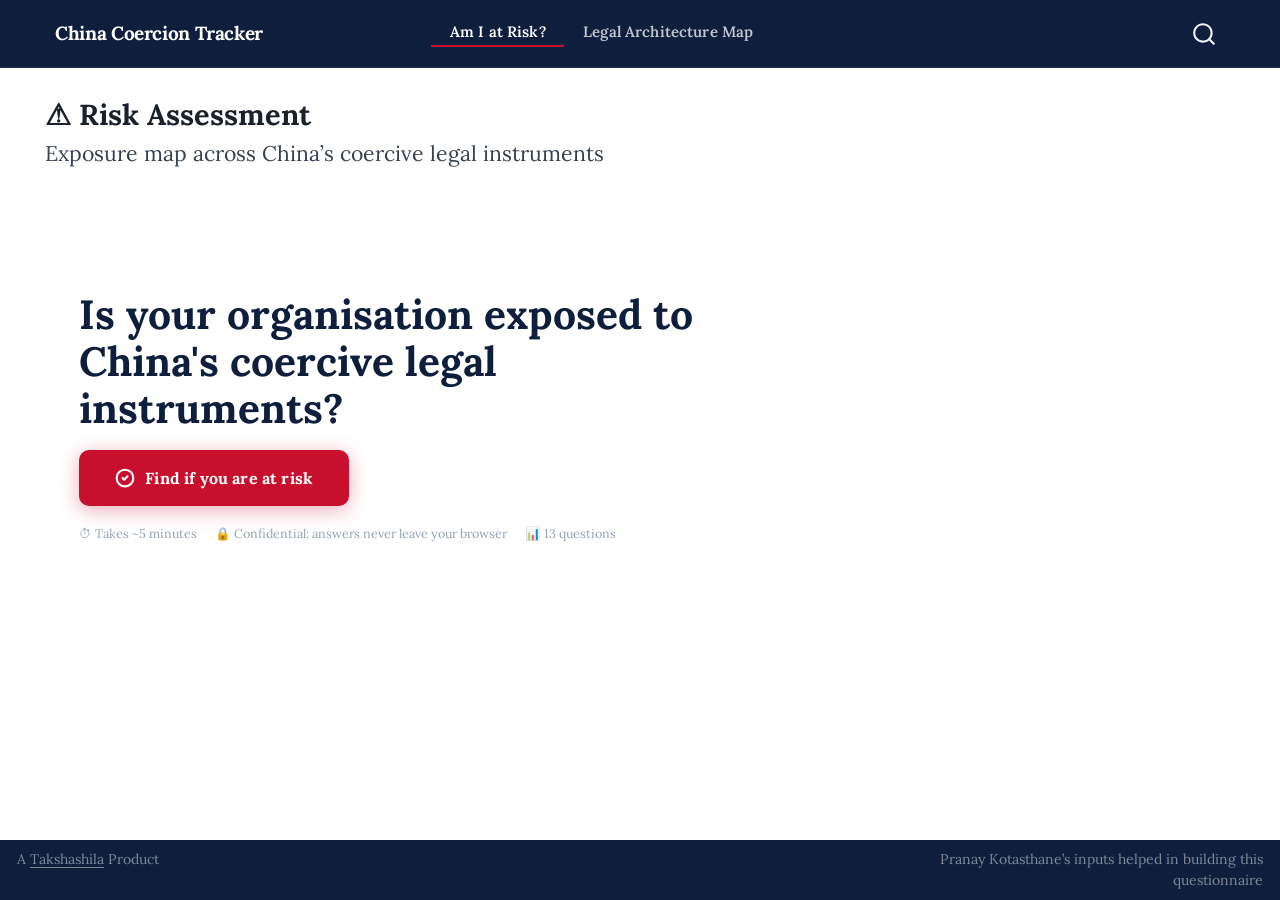
<file: china-coercion-tracker/index.html>
<!DOCTYPE html>
<html xmlns="http://www.w3.org/1999/xhtml" lang="en" xml:lang="en"><head>

<meta charset="utf-8">
<meta name="generator" content="quarto-1.6.42">

<meta name="viewport" content="width=device-width, initial-scale=1.0, user-scalable=yes">


<title>⚠ Risk Assessment – China Coercion Tracker</title>
<style>
code{white-space: pre-wrap;}
span.smallcaps{font-variant: small-caps;}
div.columns{display: flex; gap: min(4vw, 1.5em);}
div.column{flex: auto; overflow-x: auto;}
div.hanging-indent{margin-left: 1.5em; text-indent: -1.5em;}
ul.task-list{list-style: none;}
ul.task-list li input[type="checkbox"] {
  width: 0.8em;
  margin: 0 0.8em 0.2em -1em; /* quarto-specific, see https://github.com/quarto-dev/quarto-cli/issues/4556 */ 
  vertical-align: middle;
}
</style>


<script src="site_libs/quarto-nav/quarto-nav.js"></script>
<script src="site_libs/quarto-nav/headroom.min.js"></script>
<script src="site_libs/clipboard/clipboard.min.js"></script>
<script src="site_libs/quarto-search/autocomplete.umd.js"></script>
<script src="site_libs/quarto-search/fuse.min.js"></script>
<script src="site_libs/quarto-search/quarto-search.js"></script>
<meta name="quarto:offset" content="./">
<link href="./thumbnail.png" rel="icon" type="image/png">
<script src="site_libs/quarto-html/quarto.js"></script>
<script src="site_libs/quarto-html/popper.min.js"></script>
<script src="site_libs/quarto-html/tippy.umd.min.js"></script>
<script src="site_libs/quarto-html/anchor.min.js"></script>
<link href="site_libs/quarto-html/tippy.css" rel="stylesheet">
<link href="site_libs/quarto-html/quarto-syntax-highlighting-2f5df379a58b258e96c21c0638c20c03.css" rel="stylesheet" id="quarto-text-highlighting-styles">
<script src="site_libs/bootstrap/bootstrap.min.js"></script>
<link href="site_libs/bootstrap/bootstrap-icons.css" rel="stylesheet">
<link href="site_libs/bootstrap/bootstrap-d68c3a96224ad8e5b9835b326268b18e.min.css" rel="stylesheet" append-hash="true" id="quarto-bootstrap" data-mode="light">
<script id="quarto-search-options" type="application/json">{
  "location": "navbar",
  "copy-button": false,
  "collapse-after": 3,
  "panel-placement": "end",
  "type": "overlay",
  "limit": 50,
  "keyboard-shortcut": [
    "f",
    "/",
    "s"
  ],
  "show-item-context": false,
  "language": {
    "search-no-results-text": "No results",
    "search-matching-documents-text": "matching documents",
    "search-copy-link-title": "Copy link to search",
    "search-hide-matches-text": "Hide additional matches",
    "search-more-match-text": "more match in this document",
    "search-more-matches-text": "more matches in this document",
    "search-clear-button-title": "Clear",
    "search-text-placeholder": "",
    "search-detached-cancel-button-title": "Cancel",
    "search-submit-button-title": "Submit",
    "search-label": "Search"
  }
}</script>
<style>html{ scroll-behavior: smooth; }</style>


<meta property="og:title" content="⚠ Risk Assessment – China Coercion Tracker">
<meta property="og:description" content="China Coercion Tracker — Takshashila Institution">
<meta property="og:image" content="https://amitkumar-ak.com/china-coercion-tracker/thumbnail.png">
<meta property="og:site_name" content="China Coercion Tracker">
<meta property="og:image:height" content="1572">
<meta property="og:image:width" content="2760">
<meta name="twitter:title" content="⚠ Risk Assessment – China Coercion Tracker">
<meta name="twitter:description" content="Exposure map across China’s coercive legal instruments">
<meta name="twitter:image" content="https://amitkumar-ak.com/china-coercion-tracker/thumbnail.png">
<meta name="twitter:card" content="summary_large_image">
<meta name="twitter:image-height" content="1572">
<meta name="twitter:image-width" content="2760">
</head>

<body class="nav-fixed">

<div id="quarto-search-results"></div>
  <header id="quarto-header" class="headroom fixed-top">
    <nav class="navbar navbar-expand-lg " data-bs-theme="dark">
      <div class="navbar-container container-fluid">
      <div class="navbar-brand-container mx-auto">
    <a class="navbar-brand" href="./index.html">
    <span class="navbar-title">China Coercion Tracker</span>
    </a>
  </div>
            <div id="quarto-search" class="" title="Search"></div>
          <button class="navbar-toggler" type="button" data-bs-toggle="collapse" data-bs-target="#navbarCollapse" aria-controls="navbarCollapse" role="menu" aria-expanded="false" aria-label="Toggle navigation" onclick="if (window.quartoToggleHeadroom) { window.quartoToggleHeadroom(); }">
  <span class="navbar-toggler-icon"></span>
</button>
          <div class="collapse navbar-collapse" id="navbarCollapse">
            <ul class="navbar-nav navbar-nav-scroll me-auto">
  <li class="nav-item">
    <a class="nav-link active" href="./index.html" aria-current="page"> 
<span class="menu-text">Am I at Risk?</span></a>
  </li>  
  <li class="nav-item">
    <a class="nav-link" href="./mindmap.html"> 
<span class="menu-text">Legal Architecture Map</span></a>
  </li>  
</ul>
          </div> <!-- /navcollapse -->
            <div class="quarto-navbar-tools">
</div>
      </div> <!-- /container-fluid -->
    </nav>
</header>
<!-- content -->
<div id="quarto-content" class="quarto-container page-columns page-rows-contents page-layout-full page-navbar">
<!-- sidebar -->
<!-- margin-sidebar -->
    
<!-- main -->
<main class="content column-page" id="quarto-document-content">

<header id="title-block-header" class="quarto-title-block default">
<div class="quarto-title">
<h1 class="title">⚠ Risk Assessment</h1>
<p class="subtitle lead">Exposure map across China’s coercive legal instruments</p>
</div>



<div class="quarto-title-meta column-page">

    
  
    
  </div>
  


</header>


<style>
/* ── LAYOUT ── */
#risk-root {
  max-width: 820px;
  margin: 0;
  padding: 0 2rem 3rem;
}

/* ── HERO ── */
#hero-section {
  padding: 3.5rem 0 2.5rem;
}
.hero-eyebrow {
  font-size: 11px; font-weight: 800; text-transform: uppercase;
  letter-spacing: .14em; color: #c8102e; margin-bottom: 14px;
}
.hero-title {
  font-size: 2.4rem; font-weight: 900; color: #0d1f3c;
  line-height: 1.15; margin-bottom: 18px; max-width: 680px;
}
.hero-desc {
  font-size: 15.5px; color: #4a5568; line-height: 1.75;
  max-width: 600px; margin-bottom: 36px;
}
.hero-desc strong { color: #0d1f3c; }
.btn-hero {
  display: inline-flex; align-items: center; gap: 10px;
  background: #c8102e; color: #fff;
  font-size: 16px; font-weight: 800;
  padding: 16px 36px; border-radius: 10px; border: none;
  cursor: pointer; letter-spacing: .01em;
  box-shadow: 0 4px 20px rgba(200,16,46,.35);
  transition: all .2s; font-family: inherit;
}
.btn-hero:hover {
  background: #a80d23;
  box-shadow: 0 6px 28px rgba(200,16,46,.45);
  transform: translateY(-1px);
}
.btn-hero svg { width: 20px; height: 20px; }
.hero-meta {
  margin-top: 18px; font-size: 12.5px; color: #94a3b8;
  display: flex; align-items: center; gap: 18px;
}
.hero-meta span { display: flex; align-items: center; gap: 5px; }

/* ── RESULTS EXTRAS ── */
.res-meta {
  font-size: 11.5px !important; color: #94a3b8 !important;
  margin-top: 10px !important; line-height: 1.6;
}
.res-actions { display: flex; gap: 10px; margin-top: 16px; flex-wrap: wrap; }
.btn-print {
  display: inline-flex; align-items: center; gap: 7px;
  margin-top: 8px; padding: 9px 20px;
  border-radius: 8px; font-size: 13px; font-weight: 700;
  background: #0d1f3c; color: #fff; border: none;
  cursor: pointer; font-family: inherit; transition: all .15s;
}
.btn-print:hover { background: #162d55; }
.cluster-wrap {
  border: 1.5px dashed #f3b2bd; border-radius: 14px;
  padding: 14px 14px 4px; margin-bottom: 14px; background: #fffbfb;
}
.cluster-head { font-size: 13.5px; font-weight: 900; color: #c8102e; margin-bottom: 4px; }
.cluster-sub { font-size: 12.5px; color: #64748b; line-height: 1.6; margin-bottom: 12px; }
.rc-role {
  display: inline-block; font-size: 9px; font-weight: 800; text-transform: uppercase;
  letter-spacing: .07em; padding: 4px 10px; border-radius: 6px;
  background: #eff6ff; color: #1e40af; border: 1px solid #bfdbfe;
  white-space: nowrap; flex-shrink: 0;
}
.advisory-card {
  background: #fffbeb; border: 1.5px solid #fde68a; border-left: 4px solid #d97706;
  border-radius: 12px; padding: 20px 24px; margin-bottom: 12px;
}
.advisory-card h4 { font-size: 14px; font-weight: 800; color: #92400e; margin: 0 0 8px; }
.advisory-card p { font-size: 13px; color: #78350f; line-height: 1.65; margin: 0; }

/* ── PRINT (Save as PDF) ── */
@media print {
  #quarto-header, .navbar, #hero-section, .prog-wrap,
  .res-actions, #quarto-footer, .page-footer, #quarto-search { display: none !important; }
  #risk-root { max-width: 100% !important; padding: 0 !important; }
  .risk-card, .advisory-card, .cluster-wrap { break-inside: avoid; box-shadow: none !important; }
  #quiz-section { display: block !important; }
}

/* ── QUESTIONNAIRE ── */
#quiz-section { display: none; padding: 1.5rem 0; }
.prog-wrap { margin-bottom: 24px; }
.prog-header {
  display: flex; justify-content: space-between; align-items: center;
  margin-bottom: 8px;
}
.prog-label { font-size: 11.5px; font-weight: 800; text-transform: uppercase; letter-spacing: .1em; color: #94a3b8; }
.prog-pct { font-size: 13px; font-weight: 800; color: #c8102e; }
.prog-track {
  height: 6px; background: #e2e8f0; border-radius: 99px; overflow: hidden;
}
.prog-fill {
  height: 100%;
  background: linear-gradient(90deg, #c8102e, #e85d75);
  border-radius: 99px; transition: width .4s cubic-bezier(.4,0,.2,1);
}

.qcard {
  background: #fff; border-radius: 16px;
  border: 1px solid #e2e8f0;
  box-shadow: 0 4px 24px rgba(0,0,0,.08);
  overflow: hidden;
}
.qcard-header {
  background: linear-gradient(135deg, #0d1f3c 0%, #162d55 100%);
  padding: 22px 28px 20px;
}
.qnum {
  font-size: 10.5px; font-weight: 800; text-transform: uppercase;
  letter-spacing: .12em; color: rgba(255,255,255,.5); margin-bottom: 8px;
}
.qhint {
  display: inline-block; font-size: 11px; font-weight: 700;
  color: #93c5fd; background: rgba(147,197,253,.12);
  padding: 3px 10px; border-radius: 5px; margin-bottom: 10px;
  border: 1px solid rgba(147,197,253,.25);
}
.qtext {
  font-size: 17px; font-weight: 800; color: #fff;
  line-height: 1.4; margin: 0;
}
.qcard-body { padding: 22px 28px; }
.qopts { display: flex; flex-direction: column; gap: 8px; }
.qopt {
  display: flex; align-items: flex-start; gap: 12px;
  padding: 12px 16px; border: 1.5px solid #e8edf4;
  border-radius: 10px; cursor: pointer;
  background: #fafbfc; text-align: left; width: 100%;
  font-family: inherit; transition: all .15s;
}
.qopt:hover { border-color: #fca5a5; background: #fff8f8; }
.qopt.sel { border-color: #c8102e; background: #fff5f5;
  box-shadow: 0 0 0 3px rgba(200,16,46,.08); }
.qcheck, .qradio {
  width: 18px; height: 18px; min-width: 18px;
  border: 2px solid #d1d5db; border-radius: 4px;
  margin-top: 1px; position: relative;
  transition: all .15s; background: #fff; flex-shrink: 0;
}
.qradio { border-radius: 50%; }
.qopt.sel .qcheck, .qopt.sel .qradio {
  background: #c8102e; border-color: #c8102e;
}
.qopt.sel .qcheck::after {
  content: '✓'; position: absolute; inset: 0;
  display: flex; align-items: center; justify-content: center;
  color: #fff; font-size: 11px; font-weight: 900;
}
.qopt.sel .qradio::after {
  content: ''; position: absolute; inset: 3px;
  background: #fff; border-radius: 50%;
}
.qtext-opt { font-size: 13.5px; color: #374151; line-height: 1.5; }

.qnav { display: flex; align-items: center; gap: 10px; margin-top: 20px; }
.btn-back {
  padding: 10px 20px; border-radius: 8px; font-size: 13px;
  font-weight: 700; cursor: pointer; border: 1.5px solid #e2e8f0;
  background: #fff; color: #64748b; font-family: inherit;
  transition: all .15s;
}
.btn-back:hover { background: #f1f5f9; border-color: #cbd5e1; }
.btn-next {
  padding: 10px 24px; border-radius: 8px; font-size: 13px;
  font-weight: 800; cursor: pointer; border: none;
  background: #c8102e; color: #fff; font-family: inherit;
  transition: all .15s; box-shadow: 0 2px 8px rgba(200,16,46,.3);
}
.btn-next:hover:not(:disabled) { background: #a80d23; }
.btn-next:disabled { background: #e2e8f0; color: #94a3b8; cursor: not-allowed; box-shadow: none; }
.qprog-label { font-size: 12px; color: #94a3b8; margin-left: auto; }

/* ── RESULTS ── */
.res-intro {
  background: #fff; border-radius: 14px;
  border: 1px solid #e2e8f0; padding: 24px 28px;
  box-shadow: 0 2px 12px rgba(0,0,0,.07); margin-bottom: 16px;
}
.res-intro h3 { font-size: 18px; font-weight: 900; color: #c8102e; margin: 0 0 8px; }
.res-intro p { font-size: 13.5px; color: #4a5568; margin: 0; line-height: 1.65; }
.risk-card {
  background: #fff; border-radius: 12px;
  border: 1px solid #e2e8f0; border-left: 4px solid #c8102e;
  padding: 20px 24px; box-shadow: 0 2px 10px rgba(0,0,0,.06);
  margin-bottom: 12px;
}
.rc-header { display: flex; align-items: flex-start; justify-content: space-between; gap: 12px; margin-bottom: 12px; }
.rc-title { font-size: 14.5px; font-weight: 800; color: #0d1f3c; line-height: 1.3; }
.rc-domain { font-size: 11px; color: #94a3b8; font-weight: 700; margin-top: 3px; text-transform: uppercase; letter-spacing: .06em; }
.rc-tag {
  font-size: 9px; font-weight: 800; text-transform: uppercase;
  letter-spacing: .08em; padding: 4px 10px; border-radius: 6px;
  white-space: nowrap; flex-shrink: 0;
  background: #fef2f2; color: #c8102e; border: 1px solid #fecaca;
}
.rc-sect-lbl { font-size: 10px; font-weight: 800; text-transform: uppercase; letter-spacing: .1em; color: #94a3b8; margin: 12px 0 7px; }
.rc-items { list-style: none; padding: 0; margin: 0; }
.rc-items li { font-size: 13px; color: #374151; line-height: 1.65; padding-left: 20px; position: relative; margin-bottom: 5px; }
.rc-why li::before { content: '→'; color: #c8102e; position: absolute; left: 0; font-weight: 900; font-size: 11px; top: 3px; }
.rc-cons li::before { content: '⚠'; color: #d97706; position: absolute; left: 0; font-size: 10px; top: 4px; }
.rc-sep { height: 1px; background: #f1f5f9; margin: 12px 0; }
.c-link { font-size: 12px; color: #2563eb; text-decoration: none; font-weight: 700; }
.c-link:hover { text-decoration: underline; }
.none-card {
  background: linear-gradient(135deg, #f0fdf4, #dcfce7);
  border-radius: 14px; border: 1.5px solid #86efac;
  padding: 36px 32px; text-align: center; max-width: 500px;
}
.none-card .ic { font-size: 38px; margin-bottom: 12px; }
.none-card h3 { font-size: 18px; font-weight: 900; color: #15803d; margin: 0 0 10px; }
.none-card p { font-size: 13.5px; color: #374151; margin: 0; line-height: 1.65; }
.btn-retake {
  display: inline-flex; align-items: center; gap: 7px;
  margin-top: 8px; padding: 9px 20px;
  border-radius: 8px; font-size: 13px; font-weight: 700;
  background: #f1f5f9; color: #374151; border: 1.5px solid #e2e8f0;
  cursor: pointer; font-family: inherit; transition: all .15s;
}
.btn-retake:hover { background: #e2e8f0; }

/* ── FADE ── */
.fade-in { animation: fadeUp .35s ease both; }
@keyframes fadeUp {
  from { opacity: 0; transform: translateY(12px); }
  to   { opacity: 1; transform: translateY(0); }
}
</style>

<div id="risk-root">
  <div id="hero-section" class="fade-in">
    <h1 class="hero-title">Is your organisation exposed to China's coercive legal instruments?</h1>
    <button class="btn-hero" onclick="startQuiz()">
      <svg viewbox="0 0 24 24" fill="none" stroke="currentColor" stroke-width="2.5" stroke-linecap="round" stroke-linejoin="round"><path d="M9 12l2 2 4-4"></path><circle cx="12" cy="12" r="10"></circle></svg>
      Find if you are at risk
    </button>
    <div class="hero-meta">
      <span>⏱ Takes ~5 minutes</span>
      <span>🔒 Confidential: answers never leave your browser</span>
      <span>📊 13 questions</span>
    </div>
  </div>

  <div id="quiz-section">
    <div class="prog-wrap">
      <div class="prog-header">
        <span class="prog-label">Progress</span>
        <span class="prog-pct" id="prog-pct">0%</span>
      </div>
      <div class="prog-track"><div class="prog-fill" id="prog-fill" style="width:0%"></div></div>
    </div>
    <div id="qb"></div>
  </div>
</div>

<script>
// No data is collected or transmitted: answers live only in this browser tab.
let step=0, ans={};

// ── FLOW CONTROL ──
function startQuiz(){
  document.getElementById('hero-section').style.display='none';
  document.getElementById('quiz-section').style.display='block';
  renderQ();
}

// ── QUESTIONS ──
const RQs=[
  {id:'sector',multi:true,
   text:'What best describes your organisation? Select all that apply.',
   opts:[
     {v:'defence',  l:'Defence or aerospace contractor (weapons systems, military hardware, drones)'},
     {v:'semi',     l:'Semiconductor company (chip design, fabrication, or equipment)'},
     {v:'tech',     l:'Advanced technology firm (AI/ML, quantum computing, robotics, advanced software)'},
     {v:'cyber',    l:'Cybersecurity, encryption, or network security vendor'},
     {v:'telecom',  l:'Telecommunications equipment manufacturer or network operator'},
     {v:'minerals', l:'Critical minerals, mining, or rare earth processing firm'},
     {v:'materials',l:'Advanced materials, chemicals, or battery technology manufacturer'},
     {v:'machinery',l:'Machine tools, industrial equipment, robotics, or precision instruments'},
     {v:'geo',      l:'Mapping, surveying, geospatial, or satellite imagery provider'},
     {v:'bio',      l:'Biotechnology, life sciences, or laboratory services'},
     {v:'energy',   l:'Energy, nuclear, or power equipment'},
     {v:'solar',    l:'Solar / photovoltaics manufacturer (polysilicon, ingots, wafers, cells, or modules)'},
     {v:'finance',  l:'Financial services, private equity, or investment fund'},
     {v:'research', l:'Research institution, university, or think tank'},
     {v:'law',      l:'Law firm or trade compliance / sanctions consultancy'},
     {v:'media',    l:'Media organisation or journalism outlet'},
     {v:'agri',     l:'Agriculture, food, or beverages producer / exporter'},
     {v:'consumer', l:'Consumer goods, luxury, or retail brand'},
     {v:'auto',     l:'Automotive or mobility manufacturer'},
     {v:'pharma',   l:'Pharmaceuticals or medical devices'},
     {v:'logistics',l:'Shipping, ports, logistics, or dredging'},
     {v:'other',    l:'Other manufacturing, services, or industrial firm'},
   ]},
  {id:'geo',multi:false,
   text:'Where is your organisation primarily based?',
   opts:[
     {v:'us',    l:'United States'},
     {v:'eu',    l:'European Union'},
     {v:'uk',    l:'United Kingdom'},
     {v:'india', l:'India'},
     {v:'taiwan',l:'Taiwan'},
     {v:'allied',l:'Japan, South Korea, or Australia'},
     {v:'other', l:'Other / Global'},
   ]},
  {id:'rel',multi:true,
   text:'What is your commercial relationship with China? Select all that apply.',
   opts:[
     {v:'export_goods',    l:'Export physical goods, components, or materials to Chinese entities'},
     {v:'export_tech',     l:'Export software, algorithms, or digital technology to Chinese entities'},
     {v:'ip_license',      l:'License intellectual property (patents, trade secrets, know-how) to Chinese entities'},
     {v:'jv',              l:'Joint venture or technology partnership with a Chinese entity'},
     {v:'ops',             l:'R&D centre, lab, or manufacturing operation inside China'},
     {v:'import_materials',l:'Source critical raw materials or components from Chinese suppliers'},
     {v:'china_customers', l:'Chinese entities are significant customers (>20% of revenue)'},
     {v:'reexport',        l:'Re-export, resell, or ship onward items of Chinese origin, including through third countries'},
     {v:'control_change',  l:'A change in the ownership or actual control of technology held in China is passing to an overseas entity, including redomiciling the company abroad or an acquisition of it'},
     {v:'indirect',        l:'Sell to third-country distributors, systems integrators, or contract manufacturers that we know or expect onward-ship to China'},
     {v:'none',            l:'None of the above'},
   ]},
  {id:'mat',multi:true,
   text:'Do any of these controlled materials feature anywhere in your operations, products, or supply chain? Select all that apply.',
   opts:[
     {v:'gallium',  l:'Gallium in any form: gallium metal, gallium nitride (GaN), gallium arsenide (GaAs), indium gallium arsenide (InGaAs), gallium oxide or phosphide, including wafers and epitaxial wafers'},
     {v:'germanium',l:'Germanium in any form: germanium metal, zone-refined ingots, germanium substrates for chips or solar cells, germanium dioxide or tetrachloride'},
     {v:'antimony', l:'Antimony in any form: ore, metal, high-purity oxides, organoantimony compounds, or indium antimonide (InSb) used in infrared sensors'},
     {v:'graphite', l:'Natural or synthetic graphite'},
     {v:'tungsten', l:'Tungsten, tungsten carbide, or alloys over 90% tungsten'},
     {v:'tellurium',l:'Tellurium or tellurium compounds (including cadmium telluride used in thin-film solar)'},
     {v:'bismuth',  l:'Bismuth or bismuth compounds'},
     {v:'molybdenum',l:'Molybdenum or molybdenum compounds'},
     {v:'indium',   l:'Indium or indium compounds (including indium tin oxide used in displays and touchscreens)'},
     {v:'superhard',l:'Synthetic diamond, diamond window materials, or cubic boron nitride'},
     {v:'hree',     l:'Medium and heavy rare earths (samarium, gadolinium, terbium, dysprosium, lutetium, scandium, yttrium), including magnets containing them'},
     {v:'lree',     l:'Light rare earths (lanthanum, cerium, praseodymium, neodymium) or neodymium magnets'},
     {v:'composite',l:'Carbon fibre, prepregs, or high-performance structural composites'},
     {v:'alloy',    l:'Maraging steel, specialist aluminium or titanium alloys, beryllium, hafnium, or zirconium'},
     {v:'uhmwpe',   l:'Ultra-high molecular weight polyethylene fibre (body armour, ropes, ballistic panels)'},
     {v:'ablative', l:'Ceramic or ablative heat-shielding materials'},
     {v:'unsure',   l:'Not sure: we have not audited our bill of materials against China\'s control lists'},
     {v:'none',     l:'None of the above'},
   ]},
  {id:'equip',multi:true,
   text:'Does your organisation make, buy, sell, or ship any of this equipment or software? China\'s control list covers machines and code, not only raw materials. Select all that apply.',
   opts:[
     {v:'hpc',      l:'High-performance computers, GPU clusters, or server interconnects (anything above roughly 8 trillion weighted floating-point operations per second)'},
     {v:'crypto_eq',l:'Encryption or information-security equipment of any of these kinds: quantum cryptography or quantum key distribution devices; security chips or dedicated cryptographic equipment carrying algorithms for the power, tax, public security or finance sectors; high-throughput cryptographic machines, VPN devices or key management systems; or code-breaking (cryptanalysis) equipment. Note that the first two kinds are controlled without any throughput threshold'},
     {v:'cnc',      l:'Computer-controlled (CNC) machine tools able to cut along two or more axes at once, or the software that drives them'},
     {v:'robots',   l:'Robots or robotic end-effectors built to national safety standards for handling high explosives, or rated radiation-hardened to withstand more than 5×10⁴ Gy(Si); or controllers built for them. Robots for ordinary industrial use such as automotive paint booths are excluded'},
     {v:'sensors',  l:'Lasers, high-speed cameras, photomultiplier tubes, or precision pressure sensors. Each is threshold-gated; ordinary 1 to 5 kW continuous-wave CO₂ cutting and welding lasers are expressly excluded'},
     {v:'radar',    l:'Radar, imaging sensors, terrain or scene mapping equipment, or radiation-hardened electronics'},
     {v:'nav',      l:'Accelerometers, gyroscopes, inertial navigation, or guidance and control systems'},
     {v:'uav_hw',   l:'Drones or unmanned airships that can be flown under control beyond the operator\'s natural line of sight, with maximum endurance of one hour or more (or 30 minutes or more, if it can also take off and fly stably in 25-knot gusts). Range and payload do not matter to this test. Recreational model aircraft are excluded'},
     {v:'uav_long', l:'Drones with 300 km or more range, or carrying aerosol dispersal systems over 20 litres'},
     {v:'uav_parts',l:'Drone engines above 16 kW continuous power or built for flight above 15,420 m; drone payloads (infrared imagers, synthetic aperture radar, target designation lasers, inertial measurement units); kits converting manned aircraft to unmanned; or drone radio links reaching beyond 50 km or controlling more than 10 aircraft at once'},
     {v:'uav_spray',l:'Spray or misting systems fitted to drones that disperse more than 2 litres per minute at droplet sizes below 50 microns'},
     {v:'cuav',     l:'Counter-drone systems: jammers reaching beyond 5 km, or lasers above 1.5 kilowatts'},
     {v:'turbine',  l:'Gas turbine or jet engines, or the casting and tooling equipment used to make their blades and discs'},
     {v:'press',    l:'Cubic presses or their key parts (the equipment used to manufacture synthetic diamond)'},
     {v:'mpcvd',    l:'Microwave plasma chemical vapour deposition (MPCVD) equipment above 10 kilowatts'},
     {v:'biolab',   l:'Chemical production plant, biological material processing equipment, or toxic gas monitoring systems'},
     {v:'windtun',  l:'Supersonic or hypersonic wind tunnels'},
     {v:'dredge',   l:'Dredgers at or above the size limits: trailing suction hopper at 1,500 m³, cutter suction at 500 kW cutter power or 2,000 kW installed, bucket dredgers at 4 m³, sand suction vessels at 500 m³ or 1,000 kW, self-discharging hopper barges at 1,000 m³; or dredging to 15 m or deeper (hopper, cutter and bucket classes); or fitted for bow-blowing'},
     {v:'unsure',   l:'Not sure: we have not checked our equipment or software against the control list'},
     {v:'none',     l:'None of the above'},
   ]},
  {id:'bio',multi:true,
   text:'Do any of these biological, chemical, or agricultural items feature in your work? Select all that apply.',
   opts:[
     {v:'pathogen', l:'Listed disease-causing organisms or toxins. The animal list includes African swine fever, avian influenza (H5N1, H5N6, H7N9), foot-and-mouth, bluetongue and rinderpest; the human list includes Ebola, Marburg, Lassa, Variola, monkeypox, Crimean-Congo haemorrhagic fever and the SARS and MERS coronaviruses'},
     {v:'gmo',      l:'Genetic material (including plasmids, vectors, genomes and transposons) or modified organisms carrying sequences tied to the pathogenicity of a listed organism, or encoding a listed toxin. Ordinary plasmids and cell lines carrying no such sequence are outside this; E. coli O157 pathogenicity sequences are expressly excluded, though Shiga-like toxin coding sequences are not'},
     {v:'plantpath',l:'Listed plant pathogens, including Xanthomonas oryzae (rice blight), Xanthomonas campestris pv. citri (citrus canker), Ralstonia solanacearum races 2 and 3, and potato spindle tuber viroid'},
     {v:'chem_mon', l:'Any of these bulk chemicals: hydrofluoric acid, potassium/sodium/ammonium fluorides and hydrogen fluorides, sodium sulfide, diisopropylamine, 2-diethylaminoethanol, 2-chloroethanol, potassium perchlorate'},
     {v:'chem_sch', l:'Scheduled chemicals under China\'s monitored-chemicals list, which includes bulk commodities such as sodium cyanide, thionyl chloride and triethanolamine used in gold leaching, electroplating and surfactant manufacture'},
     {v:'vetvax',   l:'Veterinary vaccine or virus strains (African swine fever, avian influenza, foot-and-mouth, classical swine fever)'},
     {v:'germplasm',l:'Crop, forage, tobacco, livestock, or aquatic germplasm; or genes and vectors used in plant breeding'},
     {v:'cellgene', l:'Cell and gene therapy: process platforms, or novel target discovery and validation'},
     {v:'sirna',    l:'siRNA therapeutics: process platforms, or novel target discovery and validation'},
     {v:'pathmod',  l:'Modification of pathogenic micro-organisms'},
     {v:'unsure',   l:'Not sure: we have not checked our biological or chemical inventory against the control list'},
     {v:'none',     l:'None of the above'},
   ]},
  {id:'tech_ind',multi:true,
   text:'Which industrial or materials know-how does your organisation hold, use, or want to acquire? This question is about technology and process knowledge, not physical goods. Select all that apply.',
   opts:[
     {v:'ree_sep',  l:'Rare earth separation or refining processes (solvent extraction, rare earth metal and alloy production)'},
     {v:'magnet',   l:'Magnet-making know-how: samarium cobalt, neodymium, or cerium magnet preparation'},
     {v:'ree_mine', l:'Rare earth mining, ore processing, smelting, or extraction chemicals'},
     {v:'lithium',  l:'Lithium extraction or refining: from spodumene ore or from brine, lithium carbonate or hydroxide production, metallic lithium'},
     {v:'battery',  l:'Lithium iron phosphate (LFP) or lithium manganese iron phosphate (LMFP) cathode preparation'},
     {v:'ga_ext',   l:'Extracting gallium from alumina production liquor'},
     {v:'turbine_t',l:'Aviation gas turbine core engine design or manufacturing'},
     {v:'radhard',  l:'Radiation-hardened integrated circuit manufacturing at the listed levels: silicon-on-sapphire or CMOS devices at 2,500 V antistatic and transient dose rate hardening above 1×10¹¹ rad(Si)-s, or bipolar devices at 3,000 V antistatic and the same dose rate'},
     {v:'aviamat',  l:'Aviation materials: aluminium-lithium alloys with rare earths, single-crystal turbine blade alloys, tungsten-hafnium superalloys'},
     {v:'stealth',  l:'Military stealth materials, high-temperature alloys above 850°C, or transpiration cooling materials'},
     {v:'cfiber',   l:'Carbon fibre processing technology'},
     {v:'pv_poly',  l:'Polysilicon production processes, or engineering design for production lines of 30,000 tonnes a year or more'},
     {v:'pv_wafer', l:'Monocrystalline rod or wafer processes, or preparation of very thin wafers'},
     {v:'pv_cell',  l:'Solar cell technology: TOPCon, XBC, or HJT, or cell edge-passivation processes'},
     {v:'pv_perov', l:'Perovskite or tandem module production technology'},
     {v:'pv_equip', l:'Key production equipment listed for polysilicon, wafer, or cell manufacturing'},
     {v:'cinsul',   l:'Rigid low-density bonded carbon fibre or non-fibrous carbon insulation, usable above 2000°C or at density 100 to 300 kg/m³'},
     {v:'cnc_t',    l:'High-end CNC machine tool design, or integrated casting-forging-milling metal 3D printing'},
     {v:'unsure',   l:'Not sure: we have not mapped our process know-how against the Catalogue'},
     {v:'none',     l:'None of the above'},
   ]},
  {id:'tech_dig',multi:true,
   text:'Which digital, information, or life-science technologies does your organisation work with? Select all that apply.',
   opts:[
     {v:'recsys',   l:'Recommendation engines or personalised content-push algorithms'},
     {v:'cn_lang',  l:'Chinese-language speech recognition, text processing, handwriting recognition, machine translation, minority-language processing, or voiceprint recognition'},
     {v:'frontier', l:'Foundation models meeting any one of: 10²⁶ or more training FLOPs, 2 trillion or more parameters, or global top-ten capability on public evaluations'},
     {v:'ai_data',  l:'Models trained on Chinese "core data" or "important data" as those tiers are defined by the Data Security Law'},
     {v:'ai_agent', l:'AI agents with autonomous multi-step planning, multi-agent collaboration, or large-scale tool use'},
     {v:'ai_chip',  l:'AI chip design at 14nm or below, or using advanced 2.5D/3D packaging, high-speed interconnect, or memory-compute integration'},
     {v:'ai_mem',   l:'Memory design: flash at 8 Gb/mm² or denser with 1.5 Gbps or faster I/O, or DRAM below 18nm or using vertical channel transistors'},
     {v:'ai_clust', l:'Compute clusters of 10,000 or more AI accelerators combined with 800 GB/s interconnect, 120-second failure recovery, 98% scaling efficiency, or scheduling across two or more chip vendors'},
     {v:'ai_offen', l:'AI for malicious code generation, automated vulnerability discovery, or detection evasion'},
     {v:'aigc_det', l:'Detection of AI-generated content at high accuracy (95% and above, or 98% and above)'},
     {v:'ai',       l:'Advanced AI or machine learning architectures (training, inference, or deployment)'},
     {v:'supercomp',l:'Supercomputer hardware, software, or network architecture'},
     {v:'quantum',  l:'Quantum cryptography, or cryptographic chip design'},
     {v:'dpi',      l:'Deep packet inspection at 500 Gbps or above, advanced persistent threat detection, or threat-intelligence generation'},
     {v:'infodef',  l:'Vulnerability discovery, malicious code development, information hiding, or cyberattack attribution'},
     {v:'lidar',    l:'LiDAR probe or ranging systems meeting any one of: pulse peak power above 30 kW, pulse width under 1 ns, detection range beyond 2 km, angular accuracy finer than 40 µrad, angular resolution finer than 20 µrad, or ranging accuracy finer than 2 mm. The last three catch most automotive and survey units'},
     {v:'uav_t',    l:'Drone autonomous navigation, flight control, sensing and avoidance, or mission payload technology'},
     {v:'satnav',   l:'BeiDou satellite navigation encryption, satellite telemetry encoding, or spacecraft tracking and control'},
     {v:'carto_pro',l:'Mapping or survey data of China at 1:100,000 scale or finer, or Chinese geodetic coordinate, gravity, or elevation databases'},
     {v:'carto_gis',l:'Geographic information systems holding Chinese topographic or coordinate data at scales finer than 1:1,000,000'},
     {v:'gene',     l:'Human germline gene editing (embryos, eggs, or sperm)'},
     {v:'paclitaxel',l:'Paclitaxel extraction, or medicinal extraction from China\'s scarce and endangered plants'},
     {v:'unsure',   l:'Not sure: we have not mapped our technology stack against the Catalogue'},
     {v:'none',     l:'None of the above'},
   ]},
  {id:'down',multi:true,
   text:'Where do your products go, and what goes into them? Select all that apply.',
   opts:[
     {v:'us_defence', l:'We supply US defence, military, or aerospace end-users (directly or through primes)'},
     {v:'us_tech',    l:'We supply US semiconductor, AI, or advanced-technology manufacturers'},
     {v:'cn_content', l:'Our products incorporate Chinese-origin critical materials or components (even via third-country distributors)'},
     {v:'none',       l:'None of the above'},
   ]},
  {id:'actions',multi:true,
   text:'Has your organisation done any of the following in the past three years? Select all that apply.',
   opts:[
     {v:'bis_comply',  l:'Complied with US BIS export control restrictions affecting Chinese entities'},
     {v:'ofac_comply', l:'Complied with US OFAC or EU sanctions targeting Chinese individuals or entities'},
     {v:'cutoff',      l:'Cut off or suspended supply to Chinese entities following sanctions/government direction'},
     {v:'terminate_jv',l:'Terminated a JV or partnership with a Chinese company under regulatory pressure'},
     {v:'research',    l:'Published research, reports, journalism, or commentary critical of China\'s tech/military/economic policies'},
     {v:'advise',      l:'Advised, represented, or audited clients on export controls, sanctions, or supply chain compliance involving Chinese entities'},
     {v:'testimony',   l:'Provided expert testimony to US, EU, or allied governments on Chinese security practices'},
     {v:'lobbying',    l:'Joined advocacy coalitions or lobbying groups promoting restrictions on Chinese technology'},
     {v:'uflpa',       l:'Applied for/facilitated/advised on UFLPA supply chain investigations involving Chinese suppliers'},
     {v:'screen_inv',  l:'Screened or blocked Chinese investment into your organisation on national security grounds'},
     {v:'none',        l:'None of the above'},
   ]},
  {id:'capital',multi:true,
   text:'What is your organisation\'s exposure to Chinese capital? Select all that apply.',
   opts:[
     {v:'soe',       l:'Chinese state-owned enterprise (SOE) as investor or shareholder'},
     {v:'gwf',       l:'Chinese government fund or sovereign wealth fund as investor'},
     {v:'private',   l:'Chinese private company as significant investor (>5% stake)'},
     {v:'individual',l:'Chinese individual investors with prior government or military connections'},
     {v:'discussing',l:'Currently in active or recent discussions with Chinese investors'},
     {v:'subsidies', l:'Received Chinese government grants, loans, or subsidies'},
     {v:'none',      l:'None of the above'},
   ]},
  {id:'txn',multi:true,
   text:'Is your organisation planning or executing a merger, acquisition, or joint venture? Select all that apply.',
   opts:[
     {v:'ma',          l:'Yes: a merger or acquisition (as buyer, seller, or target), anywhere in the world'},
     {v:'jvform',      l:'Yes: forming a joint venture, including one entirely outside China'},
     {v:'both_cn_rev', l:'At least two parties to the transaction each earn over ~RMB 800 million (~USD 110 million) a year in China'},
     {v:'unsure_rev',  l:'A deal is planned but we have not measured the parties\' China revenues against the thresholds'},
     {v:'none',        l:'No transaction planned or underway'},
   ]},
  {id:'data',multi:true,
   text:'Which data and digital operations apply to your organisation? Select all that apply.',
   opts:[
     {v:'personal_data',l:'Process, store, or transfer personal data of Chinese residents'},
     {v:'chinese_users',l:'Operate digital platforms or apps with 100,000+ Chinese users'},
     {v:'govt_data',    l:'Store or process Chinese government or state enterprise data'},
     {v:'chinese_cloud',l:'Use Chinese cloud services or data centres for core operations'},
     {v:'cii_data',     l:'Handle data generated by Critical Information Infrastructure operations in China'},
     {v:'chinese_hw',   l:'Integrated Chinese hardware (Huawei, ZTE, etc.) into core network infrastructure'},
     {v:'ai_training',  l:'Conduct AI model training on datasets sourced from Chinese operations'},
     {v:'ipo',          l:'Plan or are executing an overseas stock listing involving Chinese user data'},
     {v:'none',         l:'None of the above'},
   ]},
];

function renderQ(){
  const q=RQs[step], total=RQs.length;
  const pct=Math.round((step/total)*100);
  document.getElementById('prog-fill').style.width=pct+'%';
  document.getElementById('prog-pct').textContent=pct+'%';

  const cur=ans[q.id]||(q.multi?[]:null);
  const isSel=v=>q.multi?cur.includes(v):cur===v;
  const indHTML=q.multi?`<div class="qcheck"></div>`:`<div class="qradio"></div>`;
  const hasAns=q.multi?(cur.length>0):!!cur;

  document.getElementById('qb').innerHTML=`
    <div class="qcard fade-in">
      <div class="qcard-header">
        <div class="qnum">Question ${step+1} of ${total}</div>
        ${q.multi?`<div class="qhint">☑ Multi-select — choose all that apply</div>`:''}
        <div class="qtext">${q.text}</div>
      </div>
      <div class="qcard-body">
        <div class="qopts">
          ${q.opts.map(o=>`
            <button class="qopt${isSel(o.v)?' sel':''}"
              data-q="${q.id}" data-none="${o.v==='none'?1:0}"
              onclick="selOpt('${q.id}','${o.v}',this,${o.v==='none'},${q.multi})">
              ${indHTML}
              <div class="qtext-opt">${o.l}</div>
            </button>`).join('')}
        </div>
        <div class="qnav">
          ${step>0?`<button class="btn-back" onclick="prevQ()">← Back</button>`:''}
          <button class="btn-next" id="nb" onclick="nextQ()" ${!hasAns?'disabled':''}>
            ${step===total-1?'See Results →':'Next →'}
          </button>
          <span class="qprog-label">${total-step-1} remaining</span>
        </div>
      </div>
    </div>`;
  const pw=document.querySelector('.prog-wrap');
  if(pw && pw.getBoundingClientRect().top < 0) pw.scrollIntoView({behavior:'auto',block:'start'});
}

function selOpt(qid,val,el,isNone,isMulti){
  if(!isMulti){
    ans[qid]=val;
    document.querySelectorAll(`.qopt[data-q="${qid}"]`).forEach(b=>b.classList.remove('sel'));
    el.classList.add('sel');
  } else {
    if(!ans[qid]) ans[qid]=[];
    if(isNone){
      ans[qid]=[val];
      document.querySelectorAll(`.qopt[data-q="${qid}"]`).forEach(b=>b.classList.remove('sel'));
      el.classList.add('sel');
    } else {
      ans[qid]=ans[qid].filter(v=>v!=='none');
      document.querySelectorAll(`.qopt[data-q="${qid}"][data-none="1"]`).forEach(b=>b.classList.remove('sel'));
      const i=ans[qid].indexOf(val);
      if(i>=0){ans[qid].splice(i,1);el.classList.remove('sel');}
      else{ans[qid].push(val);el.classList.add('sel');}
    }
  }
  const nb=document.getElementById('nb');
  if(nb){const a=ans[qid];nb.disabled=!(isMulti?(a&&a.length>0):!!a);}
}
function prevQ(){step--;renderQ();}
function nextQ(){
  const q=RQs[step],a=ans[q.id];
  if(q.multi?!(a&&a.length>0):!a) return;
  step++;
  if(step>=RQs.length) renderResults();
  else renderQ();
}

// ═══════════════════════════════════════════════════════════════════
//  RISK ENGINE
//  Structure: shared predicates → dated constants → domain labels → rules.
//  Rules read from the shared layer only. If a trigger definition changes,
//  it changes in exactly one place. Do not re-inline predicates into rules.
// ═══════════════════════════════════════════════════════════════════

// ── DATED CONSTANTS ──
// Suspensions are data, not prose, so status is computed rather than
// hardcoded into sentences that silently go stale.
// Verify against MOFCOM announcements when any date below passes.
const SUSPENSIONS={
  ann46p2:{until:'2026-11-27',by:'Announcement 2025 No. 72'},
  ann57:  {until:'2026-11-10',by:'Announcement 2025 No. 70'},
  ann61:  {until:'2026-11-10',by:'Announcement 2025 No. 70'},
  ann62:  {until:'2026-11-10',by:'Announcement 2025 No. 70'},
};
function suspStatus(key){
  const s=SUSPENSIONS[key], until=new Date(s.until+'T00:00:00');
  const live=new Date()<until;
  const d=until.toLocaleDateString('en-GB',{day:'numeric',month:'long',year:'numeric'});
  return {live, date:d, by:s.by,
    phrase: live
      ? `suspended by ${s.by} until ${d}, and the suspension is reversible without notice`
      : `suspended by ${s.by} until ${d}, a date that has now passed: confirm the current status before relying on it`};
}

// Consultation deadlines, handled the same way so the copy does not go stale.
const CONSULTATIONS={
  ann48:{closes:'2026-11-15'},
};
function consultStatus(key){
  const c=CONSULTATIONS[key], closes=new Date(c.closes+'T00:00:00');
  const open=new Date()<closes;
  const d=closes.toLocaleDateString('en-GB',{day:'numeric',month:'long',year:'numeric'});
  return {open, date:d,
    phrase: open
      ? `open for public comment until ${d}, so the thresholds below may still move`
      : `closed for comment on ${d}; check whether the final text has been issued and how it differs from the draft`};
}

// ── DOMAIN LABELS ──
// These must match the branch names in the Legal Architecture Map.
// Last reconciled with china_coercion_mindmap.html on 26 August 2026.
const D={
  dualuse:  'Export Controls · Dual-Use Goods',
  strattech:'Export Controls · Strategic Technology',
  outbound: 'Export Controls · Outbound Investment',
  duties:   'Market Restrictions · Duties',
  ma:       'Market Restrictions · Merger and Acquisition',
  inbound:  'Market Restrictions · Inbound Investment',
  advent:   'Countermeasures · Adversarial Entities',
  extraterr:'Countermeasures · Extraterritorial Jurisdiction',
  supply:   'Countermeasures · Supply Chain Security',
  cmstat:   'Countermeasures · Overarching statutes',
  netprod:  'Data Restrictions · Network Products & Services',
  datatx:   'Data Restrictions · Data Transfer',
};

function calcRisk(){
  const sector=ans.sector||[],geo=ans.geo||'other',rel=ans.rel||[],
        mat=ans.mat||[],equip=ans.equip||[],bio=ans.bio||[],
        tind=ans.tech_ind||[],tdig=ans.tech_dig||[],
        actions=ans.actions||[],capital=ans.capital||[],
        data=ans.data||[],down=ans.down||[],txn=ans.txn||[];

  // ── SHARED PREDICATES ──
  const has=(arr,...v)=>v.some(x=>arr.includes(x));
  const none=arr=>!arr||arr.length===0||arr.includes('none');
  const unsureIn=arr=>(arr||[]).includes('unsure');
  const real=arr=>(arr||[]).filter(v=>v!=='none'&&v!=='unsure');
  const any=arr=>real(arr).length>0;

  // Nexus. Split deliberately: China's export-control instruments reach
  // firms with NO direct Chinese relationship, through Chinese-origin
  // content and re-export. Gating everything on a direct relationship
  // is the classic false negative, so originNexus stands on its own.
  const directNexus=has(rel,'export_goods','export_tech','ip_license','jv','ops','import_materials','china_customers','indirect');
  const originNexus=has(rel,'import_materials','reexport')||has(down,'cn_content');
  const anyNexus=directNexus||originNexus;

  // Routes by which technology can transfer, per Decree 331 Art. 2:
  // trade, investment, or economic and technical cooperation.
  const techVector=has(rel,'export_tech','ip_license','jv','ops');

  // One conduct pattern, several instruments. Defined once.
  const cmTrigger=has(actions,'bis_comply','ofac_comply','cutoff','terminate_jv','screen_inv');

  // Absolutely prohibited technologies: no licence exists for these.
  const PROHIBITED={
    ree_sep:'rare earth solvent extraction and separation, and rare earth metal and alloy production (Catalogue 083201J)',
    magnet:'samarium cobalt, neodymium and cerium magnet preparation (Catalogue 083201J)',
    turbine_t:'aviation gas turbine core engine design and manufacturing (Catalogue 083702J)',
    radhard:'radiation-hardened integrated circuit manufacturing (Catalogue 083901J)',
    satnav:'BeiDou navigation encryption and satellite telemetry encoding (Catalogue 083701J, 086303J)',
    carto_pro:'direct-output topographic image products of China at 1:100,000 scale or finer, and satellite positioning technology that directly outputs Chinese geodetic coordinates together with the gravity and elevation databases behind it (Catalogue 087401J, 087402J). Note that 084007X restricts near-identically worded applied technology at the same scale, so where your work is the applied technology rather than the direct output, the restricted tier may govern instead',
    cinsul:'production of rigid low-density bonded carbon fibre or non-fibrous carbon insulation usable above 2273 K (2000°C), or at density between 100 and 300 kg/m³ (Catalogue 083002J)',
    gene:'human germline gene editing (Catalogue 237301J)',
    paclitaxel:'paclitaxel and medicinal extraction from scarce and endangered plants (Catalogue 082703J)',
  };

  const risks=[];
  const unsureAreas=[];
  if(unsureIn(mat))   unsureAreas.push('your bill of materials');
  if(unsureIn(equip)) unsureAreas.push('your equipment and software');
  if(unsureIn(bio))   unsureAreas.push('your biological and chemical inventory');
  if(unsureIn(tind))  unsureAreas.push('your industrial process know-how');
  if(unsureIn(tdig))  unsureAreas.push('your technology stack');

  // ─────────────────────────────────────────────────────────────
  //  DUAL-USE EXPORT CONTROLS (Decree 792 + unified control list)
  //  One instrument, one licence regime, many listed item types.
  //  Consolidated into a single card with precise per-item bullets.
  // ─────────────────────────────────────────────────────────────
  {
    const why=[],cons=[];

    if(has(mat,'gallium'))
      why.push('Gallium is controlled in every form under code 3C001, which reaches well past the metal: gallium nitride, gallium arsenide, indium gallium arsenide, gallium oxide and gallium phosphide are all listed, including as wafers, epitaxial wafers, powder and scrap');
    if(has(mat,'germanium'))
      why.push('Germanium is controlled under code 3C002, covering the metal, zone-refined ingots, germanium substrates used in chips and space solar cells, germanium dioxide and germanium tetrachloride');
    if(has(mat,'antimony'))
      why.push('Antimony is controlled under code 3C003, covering ore, metal, oxides at 99.99% purity or above, organoantimony compounds, and indium antimonide used in infrared detectors');
    if(has(mat,'graphite'))
      why.push('Graphite is controlled under code 1C108 in three limbs that work very differently. <strong>Natural flake graphite and its products, including spheroidised and expanded graphite, are controlled unconditionally.</strong> Artificial fine-grain graphite is caught only where all three hold together: density above 1.72 g/cm³, tensile fracture strain of 0.7% or more, and thermal expansion coefficient of 2.75×10⁻⁶/°C or less. Other artificial graphite is caught only at purity above 99.9%, flexural strength above 30 MPa and density above 1.73 g/cm³ together. Synthetic graphite below those figures falls outside the entry');
    if(has(mat,'tungsten'))
      why.push('Tungsten, tungsten carbide and alloys above 90% tungsten are controlled under code 1C226 only as hollow cylindrical bodies of 100 to 300 mm inner diameter weighing more than 20 kg, and products designed as counterweights or gamma-ray collimators are expressly excluded. Cutting tools, drill bits, mill products and powder fall outside 1C226 entirely, though they remain caught by Announcement No. 10 below');
    if(has(mat,'bismuth'))
      why.push('Bismuth is controlled under code 1C229 only at purity of 99.99% or above with silver content below 0.001%. Metallurgical-grade bismuth and bismuth pharmaceutical compounds fall outside 1C229, though they remain caught by Announcement No. 10 below');
    if(has(mat,'tungsten','tellurium','bismuth','molybdenum','indium'))
      why.push('Tungsten, tellurium, bismuth, molybdenum and indium related items are separately controlled by Announcement No. 10 of 2025, issued jointly by the Ministry of Commerce and the General Administration of Customs on 4 February 2025 and effective the same day, covering 41 customs codes at ten-digit level. Unlike most of the 2025 announcements, this one has never been suspended and remains fully in force');
    if(has(mat,'superhard'))
      why.push('Diamond window materials are controlled under code 2C901, covering curved windows and flat windows of 3 inches or more with visible transmission at or above 65%');
    if(has(mat,'hree'))
      why.push('Medium and heavy rare earths in your supply chain are licensed under Announcement 2025 No. 18, covering samarium, gadolinium, terbium, dysprosium, lutetium, scandium and yttrium, including finished magnets containing terbium or dysprosium. This announcement has never been suspended and is fully in force');
    if(has(mat,'lree'))
      why.push(`Light rare earths are not listed as elements in Announcement 2025 No. 18, and Announcement 2025 No. 57, which would add holmium, erbium, thulium, europium and ytterbium, was ${suspStatus('ann57').phrase}. <strong>Do not stop reading there if you make or buy neodymium magnets.</strong> Sintered NdFeB for motors and generators is routinely doped with dysprosium or terbium to raise coercivity, and both are listed under Announcement 2025 No. 18, which has never been suspended. Check the composition of your grades, and note that magnet preparation technology is separately prohibited outright under Catalogue entry 083201J`);
    if(has(mat,'composite'))
      why.push('Fibre and filament materials are controlled under code 1C210, but not uniformly. Carbon and aramid fibres are caught on <strong>either</strong> specific modulus of 1.27×10⁷ m or specific tensile strength of 2.35×10⁵ m. Glass fibre must meet <strong>both</strong> specific modulus of 3.18×10⁶ m and specific tensile strength of 7.62×10⁴ m, which ordinary E-glass fails. Prepreg under 1C210.c reaches only tape <strong>not exceeding 15 mm in width</strong>, so standard aerospace broadgoods at 300 to 1500 mm are outside it, and aramid carrying 0.25% or more ester-based surface modifier is excluded. Structural composites under 9C110 require specific tensile strength above 7.62×10⁴ m <strong>and</strong> specific modulus above 3.18×10⁶ m together');
    if(has(mat,'alloy'))
      why.push('Maraging steel reaching 1950 MPa at 20°C is controlled under 1C216, but not where every linear dimension is 75 mm or less. Aluminium at 460 MPa and titanium at 900 MPa are controlled under 1C202 only as tube or solid bar above 75 mm outer diameter. Beryllium (1C230), hafnium (1C231) and zirconium (1C234) are separately listed, each with its own carve-outs: beryllium excludes X-ray windows and beryllium oxide electronic substrates, zirconium excludes foil of 0.1 mm or less');
    if(has(mat,'uhmwpe'))
      why.push('Ultra-high molecular weight polyethylene fibre is controlled under code 1C901 only where all three hold: breaking tenacity of 40 cN/dtex or above, initial modulus of 1600 cN/dtex or above, and untwisted. Finished products are caught only as unpressed soft laminate at areal density of 5.3 kg/m² or below achieving V50 of 700 m/s or more against a 1.1 g standard fragment. Marine rope and cut-resistant glove yarn generally fall outside. Production technology is controlled under 1E901');
    if(has(mat,'ablative'))
      why.push('Ceramic and ablative heat-shielding materials are controlled under code 9C116');

    if(has(equip,'hpc'))
      why.push('High-performance computers are controlled under code 4A003 at an adjusted peak performance above 8.0 weighted teraFLOPS, along with processor-aggregating assemblies and interconnects above 2.0 GByte/s per link. Most current GPU server configurations clear that threshold comfortably');
    if(has(equip,'crypto_eq'))
      why.push('Information-security equipment is controlled under code 5A002 across six limbs which are <strong>not gated alike</strong>. Quantum cryptography equipment (5A002.f) is controlled with no threshold of any kind. Security chips (5A002.a.1) and dedicated cryptographic equipment (5A002.e) carrying algorithms for the power, tax, public security or finance sectors are gated on key length alone, above 64-bit symmetric, 768-bit integer factorisation or 128-bit elliptic curve, with no throughput condition at all. Only cryptographic machines and cards (5A002.b), VPN devices (5A002.c) and key management products (5A002.d) carry throughput tests, at 10 Gbps, 50,000 signatures per second and 10,000 managed objects respectively, so a 1 Gbps enterprise VPN appliance is outside those three limbs but may still be caught by the others. Cryptanalysis equipment (5A004) has no floor. Associated software (5D002) and technology (5E002) are controlled separately');
    if(has(equip,'cnc'))
      why.push('Machine tools able to perform contouring control along two or more axes simultaneously are controlled under code 2B201, with thresholds including lathes handling workpieces above 35 mm diameter at positioning accuracy finer than 6 µm. The driving software is controlled under 2D202 and 2D203');
    if(has(equip,'robots'))
      why.push('Robots and end-effectors are controlled under code 2B207 only where designed to national safety standards for handling high explosives, or specially designed or rated radiation-hardened to withstand more than 5×10⁴ Gy(Si) without loss of performance, together with controllers built for those. The entry expressly excludes robots designed for non-nuclear industrial applications such as automotive paint booths, which is most of the industry');
    if(has(equip,'sensors'))
      why.push('These are gated far more tightly than the category names suggest. Pressure sensors under 6A226 reach only shock gauges and quartz transducers measuring <strong>above 10 GPa</strong>, roughly 100,000 bar, so an ordinary process transmitter sits a thousandfold below the line. High-speed cameras under 6A203 need framing rates <strong>above 225,000 frames per second</strong>, or gating and exposure times of 50 ns or less, or streak writing speed above 0.5 mm/µs. Photomultipliers under 6A202 need photocathode above 20 cm² and anode pulse rise under 1 ns together. Lasers under 6A205 expressly exclude ordinary 1 to 5 kW continuous-wave CO₂ cutting and welding lasers');
    if(has(equip,'radar'))
      why.push('Target-detection electronics are controlled under code 6A108: radar, terrain-contour mapping, scene mapping, imaging sensors and radiation-hardened components. Equipment integrated into civil aircraft is expressly excluded');
    if(has(equip,'nav'))
      why.push('Accelerometers with scale-factor error below 0.25% (7A101), gyroscopes with rated drift below 0.5°/hour (7A102), guidance and control equipment (7A103), astro gyro compasses and celestial or satellite navigation devices (7A104), navigation processors (7A105) and target-detection altimeters (7A106) are listed, along with their test and calibration equipment. <strong>All six entries expressly exclude equipment integrated into civil aircraft, general aviation aircraft and other civil aircraft</strong>, so a civil avionics supplier is generally outside them. Note separately that 7A103.b controls drone autopilots, which sit in this navigation category rather than with the drone entries');
    if(has(equip,'uav_hw'))
      why.push('Drones and unmanned airships are controlled under code 9A012.a on <strong>endurance alone</strong>: controllable flight beyond the operator\'s natural visual range, with maximum endurance of one hour or more, or of 30 minutes or more combined with the ability to take off and fly stably in gusts of 46.3 km/h. There is no range condition and no payload condition in this limb. It is far wider than the 300 km and 20-litre tests and catches most commercial survey, inspection and delivery aircraft');
    if(has(equip,'uav_long'))
      why.push('Drones at 300 km range or above, or with autonomous or beyond-line-of-sight flight combined with aerosol dispersal capacity above 20 litres, are controlled under code 9A501. Aircraft designed for recreation or competition are excluded from this limb');
    if(has(equip,'uav_parts'))
      why.push('Drone subsystems are controlled independently of the aircraft under code 9A012: engines above 16 kW maximum continuous power or designed for flight above 15,420 m; infrared imagers at 780 to 30,000 nm with instantaneous field of view under 2.5 mrad; and synthetic aperture radar working beyond 5 km at stripmap resolution finer than 0.3 m or spotlight resolution finer than 0.1 m. <strong>Two payload tests are conjunctive and easy to over-read.</strong> Target designation lasers must be temperature-control-free, above 80 mJ, better than 15% stability and under 0.3 mrad beam divergence, all together, and stable above 55°C ambient. Inertial units must have heading accuracy under 2°, attitude accuracy under 0.5° and resolution under 0.1°, all together, with items already controlled under 7A or 7B carved out. Conversion kits are caught only where they convert to a 9A012.a.1 aircraft. Radio equipment is caught beyond 50 km range or above 10 aircraft controlled per station. The recreational model exclusion attaches to the aircraft, the 9A012.b.1 engine limb and conversion kits, and does not reach payloads or communications equipment');
    if(has(equip,'uav_spray'))
      why.push('Spray and misting systems for drones are controlled under code 2B352.h where they disperse above 2 litres per minute at volume median droplet diameter below 50 microns, along with the nozzles, multi-head assemblies and aerosol generators built for them. This test is keyed to flow rate and droplet size rather than tank volume, so agricultural spray equipment well under the 20-litre threshold is caught. Systems incapable of releasing biological agents as infectious aerosols are excluded');
    if(has(equip,'cuav'))
      why.push('Civilian counter-drone systems are controlled under code 0A903: electronic jamming equipment with range beyond 5 km, and high-power lasers above 1.5 kilowatts');
    if(has(equip,'turbine'))
      why.push('Turbojet engines at 90 kN thrust or above, all turbofan engines and turbo-combined engines are controlled under code 9A101, which expressly excludes engines integrated into civil and general aviation aircraft. The manufacturing side is controlled separately and without that exclusion: directional and single-crystal casting equipment for superalloy blades and vanes, precision casting intermediates including ceramic cores, wax patterns and shells (9B001), and solid-state disc-joining tooling (9B004)');
    if(has(equip,'press'))
      why.push('Cubic presses are controlled under code 2B901 at a bore of 500 mm or more or a design pressure of 5 GPa or more, and their key components, meaning hinge beams, anvils and high-pressure control systems, under 2A901. This is the equipment layer of China\'s synthetic diamond dominance');
    if(has(equip,'mpcvd'))
      why.push('Microwave plasma chemical vapour deposition equipment above 10 kW at 915 or 2450 MHz is controlled under code 2B005');
    if(has(equip,'biolab'))
      why.push('Chemical production equipment (2B350), toxic gas monitoring systems (2B351) and biological material processing equipment (2B352) are listed. 2B350 turns on materials of construction and expressly excludes ordinary 304 and 316 stainless steel, carries upper size bounds and a civil-use exclusion, so a standard stainless reactor is generally outside it. Associated technology follows the equipment rather than being pooled: 2E301 covers the biological processing equipment, 2E302 covers the chemical plant and gas monitors');
    if(has(equip,'windtun'))
      why.push('Supersonic wind tunnels covering Mach 1.4 to 5 and hypersonic tunnels covering Mach 5 to 15 are controlled under code 9B105, which expressly excludes tunnels specially designed for teaching purposes with an internally measured test section under 25 cm');
    if(has(equip,'dredge'))
      why.push('Dredgers are controlled under code 8A901 by vessel class, each class having its own alternative limbs: trailing suction hopper dredgers at hopper capacity of 1,500 m³, dredging depth of 15 m, or bow-blowing capability; cutter suction at 500 kW cutter power, 15 m depth, or 2,000 kW total installed; bucket dredgers at 4 m³ bucket capacity or 15 m depth; sand suction vessels at 500 m³ hopper or 1,000 kW installed; and self-propelled self-discharging hopper barges at 1,000 m³, or bow-blowing combined with self-discharging equipment. The depth limb exists only for the first three classes. Bow-blowing here means discharging dredged material ashore over the bow. A small inland-waterway bucket dredger below these figures is not controlled');

    if(has(bio,'pathogen'))
      why.push('Listed disease-causing organisms, toxins and their subunits are controlled under code 1C351. The animal list expressly names African swine fever, avian influenza in subtypes pathogenic to humans or birds including H5N1, H5N6 and H7N9, foot-and-mouth disease, bluetongue and rinderpest. The human and zoonotic list includes Ebola, Marburg, Lassa, Variola, monkeypox, Crimean-Congo haemorrhagic fever and the SARS, MERS and SARS-CoV-2 coronaviruses. The entry reaches strains, live cultures and any biological material containing them, natural or genetically modified, but <strong>expressly excludes those organisms in vaccine form</strong>, and excludes immunotoxins and approved human or animal drug products. It also extends open-endedly to pathogens newly discovered in China or whose biological characteristics have markedly changed. Associated technology is controlled under 1E301');
    if(has(bio,'gmo'))
      why.push('Genetic material and modified organisms are controlled under code 1C353 only where they carry nucleic acid sequences associated with the pathogenicity of a <em>listed</em> organism, or sequences encoding a listed toxin or its subunits. Genetic material expressly includes chromosomes, genomes, plasmids, transposons and vectors, modified or not. Ordinary plasmids, vectors and cell lines carrying no such sequence are outside the control. Sequences tied to the pathogenicity of E. coli O157 and other Shiga-like toxin producing strains are expressly excluded, though sequences encoding the toxin itself remain controlled');
    if(has(bio,'plantpath'))
      why.push('Listed plant pathogens are controlled under code 1C354, naming among others Xanthomonas oryzae pv. oryzae (rice bacterial blight), Xanthomonas campestris pv. citri (citrus canker), Ralstonia solanacearum races 2 and 3, and potato spindle tuber viroid');
    if(has(bio,'chem_mon'))
      why.push('Code 1C350 is a closed list of eleven chemicals identified by CAS number, headed by hydrogen fluoride, better known as hydrofluoric acid (CAS 7664-39-3), and running through potassium, sodium and ammonium fluorides and hydrogen fluorides, sodium sulfide, diisopropylamine, 2-diethylaminoethanol, 2-chloroethanol and potassium perchlorate. Associated technology is controlled under 1E302');
    if(has(bio,'chem_sch'))
      why.push('Monitored chemicals are controlled under code 1C450, whose third schedule covers bulk industrial commodities including sodium cyanide, thionyl chloride and triethanolamine. Gold leaching, electroplating and surfactant manufacture handle these at scale and are squarely in scope. Note the converse, which works in your favour: no technology entry anywhere in the list covers 1C450 or 1C501, so the know-how behind these chemicals is not itself export-controlled even though the chemicals are');
    if(has(bio,'vetvax'))
      why.push('Veterinary strains sit across two instruments, and the line between them matters. African swine fever, avian influenza, foot-and-mouth and swine fever are listed organisms under code 1C351, so the <strong>strains and live cultures</strong> you hold need an export licence, though the <strong>finished vaccine is expressly excluded</strong> from that entry. Separately, and with no such exclusion, the production technology for those same diseases is restricted under Technology Catalogue entry 080501X, which names them as its own control points. So the vaccine can move where the strain and the know-how cannot');

    // DUL Part One 二(一)3: every entry whose third code digit is 1 is scoped to
    // items related to delivery systems capable of 500 kg to 300 km. This governs
    // 1C108, 6A108, 7A101-7A106, 9A101, 9B105, 9C110 and 9C116, so it must be
    // surfaced wherever those bullets fire or they read as flat category controls.
    if(has(mat,'graphite','composite','ablative')||has(equip,'radar','nav','turbine','windtun'))
      why.push('<strong>One scoping rule cuts across several of the entries above.</strong> Where a control code carries the digit 1 in its third position, the List scopes it to items related to complete ballistic missiles, launch vehicles, sounding rockets, cruise missiles and drones capable of delivering a 500 kg payload to 300 km, and to production facilities specially designed for them. That governs graphite (1C108), radar and target detection (6A108), navigation (7A101 to 7A106), engines (9A101), wind tunnels (9B105) and structural composites and heat shielding (9C110, 9C116). Where your product has no such application, the entry may not reach you even if you meet its technical figures');

    // Unsure propagates into the rule rather than dead-ending in an advisory.
    if(anyNexus&&(unsureIn(mat)||unsureIn(equip)||unsureIn(bio)))
      why.push('You have not audited your inputs against the control list. China\'s controls attach at item level across 173 codes spanning materials, equipment, software and technology, so exposure here can be neither confirmed nor ruled out without that audit. Treat this as unresolved rather than as absence of risk');

    if(why.length>0&&anyNexus){
      if(has(rel,'export_goods'))
        why.push('You export physical goods to Chinese entities, so any covered item needs an individual export licence for every shipment');
      if(has(rel,'import_materials'))
        why.push('You source controlled items from China. The Ministry of Commerce holds unilateral licensing authority and can suspend approvals without giving reasons');
      if(has(rel,'indirect'))
        why.push('Selling through third-country distributors, integrators or contract manufacturers that onward-ship to China does not put you outside the regime. The licensing obligation attaches to the export of the controlled item, and knowledge or expectation of the ultimate destination is what matters, not the address on your invoice');
      if(has(down,'us_tech'))
        why.push('You supply the United States semiconductor and advanced technology base. That is precisely the chain Announcement No. 46\'s re-export logic tracks, so Chinese-origin inputs in your products carry a materially higher chance of end-use scrutiny');
      if(has(rel,'reexport')||has(down,'cn_content'))
        why.push('Chinese-origin items move through your chain. The list covers items integrated into other products as a principal component where they can be removed and reused, so the licensing net follows the item rather than the invoice, and a third-country intermediary does not break the chain');

      cons.push('An individual export licence is required for every covered shipment; applications can be refused, delayed, or revoked after approval, and there is no appeal');
      cons.push('Customs must withhold release of goods lacking a valid licence (Decree 792, Art. 21), and unlicensed prior shipments can be enforced retroactively');
      cons.push('Supply disruption: China has restricted gallium and germanium approvals to buyers in adversarial countries since 2023');
      cons.push('Where items made abroad contain, integrate, or are mixed with specified Chinese-origin controlled items, the Ministry of Commerce may require the overseas party to comply (Decree 792, Art. 49)');
      risks.push({instrument:'Dual-Use Export Control Regulations (Decree 792) and the unified control list',domain:D.dualuse,why,cons,url:'https://exportcontrol.mofcom.gov.cn/article/zcfg/gnzcfg/zcfggzqd/202412/1072.html'});
    }
  }

  // ── Military end-user prohibition ─────────────────────────────
  // Reaches firms with no direct China relationship, so it is gated on
  // originNexus, not on a commercial relationship with China.
  if(has(down,'us_defence')&&(originNexus||any(mat)||any(equip))){
    const s=suspStatus('ann46p2');
    const why=[],cons=[];
    why.push('Announcement No. 46 (December 2024) prohibits supplying dual-use items to United States military end-users, and extends accountability to organisations in any country that pass Chinese-origin items along');
    why.push('Your profile matches the prohibited chain: controlled items of Chinese origin reaching United States defence end-users');
    why.push(`The blanket export denial to the United States in paragraph 2 is ${s.phrase}, but the military end-user prohibition in paragraph 1 was never suspended and remains fully in force`);
    if(!originNexus)
      why.push('You have not indicated Chinese-origin content, but this prohibition turns on the origin of the item rather than on your own relationship with China, so trace your inputs before concluding you are outside it');
    cons.push('Chinese suppliers must disclose end-use chains in licence applications, and a military end-use means near-certain denial');
    cons.push('Third-country intermediaries do not launder exposure: the obligation follows the Chinese-origin item');
    cons.push(s.live?`The paragraph 2 suspension can be reversed without notice, so contracts running past ${s.date} carry snap-back risk`:'The paragraph 2 suspension window has lapsed; confirm whether the blanket denial has resumed');
    risks.push({instrument:'Military End-User and Re-export Prohibition (Announcement No. 46, 2024)',domain:D.dualuse,why,cons,url:'https://exportcontrol.mofcom.gov.cn/article/zcfg/gnzcfg/zcfggzqd/202412/1072.html'});
  }

  // ── Extraterritorial 0.1% rule ────────────────────────────────
  // Suspended, but included because it captures firms with zero China
  // nexus and would apply on reinstatement without any change in conduct.
  if((any(mat)||any(equip)||originNexus)&&has(mat,'hree','lree','gallium','germanium','antimony','graphite','superhard')){
    const s=suspStatus('ann61');
    const why=[],cons=[];
    why.push(`Announcement 2025 No. 61 would extend licensing to items made outside China containing Chinese-origin controlled materials above 0.1% by value. It is ${s.phrase}`);
    why.push('This rule reaches organisations with no commercial relationship with China at all: the trigger is the origin and value share of the material, not where you are or who you trade with');
    why.push('Announcement 2025 No. 62, covering rare earth technology, sits under the same suspension');
    cons.push('On reinstatement, foreign-made goods would need a Chinese export licence purely on the basis of embedded Chinese-origin content');
    cons.push('A 0.1% by-value threshold is low enough that most electronics, magnets, and optical assemblies would need bill-of-materials tracing to establish compliance either way');
    cons.push(s.live?`Suspension runs to ${s.date} and is reversible without notice; build the tracing capability before you need it`:'The suspension window has lapsed; confirm current status as a matter of priority');
    risks.push({instrument:'Extraterritorial 0.1% Rule (Announcement 2025 No. 61, suspended)',domain:D.dualuse,why,cons,url:'https://exportcontrol.mofcom.gov.cn/article/zcfg/gnzcfg/zcfggzqd/202412/1072.html'});
  }

  // ─────────────────────────────────────────────────────────────
  //  TECHNOLOGY EXPORT CATALOGUE
  //  Split by tier. Prohibited and restricted are different legal
  //  positions with different consequences, and conflating them is
  //  the single biggest accuracy problem in the previous version.
  // ─────────────────────────────────────────────────────────────
  {
    const hits=Object.keys(PROHIBITED).filter(k=>has(tind,k)||has(tdig,k)||has(bio,k));
    if(hits.length>0){
      const why=hits.map(k=>`Your work involves ${PROHIBITED[k]}. This sits on the prohibited tier: no export licence exists for it, in any circumstances`);
      const cons=[];
      why.push('The Catalogue treats transfer by trade, investment, or economic and technical cooperation alike (Decree 331, Art. 2), so a joint venture, a licence, a secondment, or a technical briefing all count as export');
      if(!techVector)
        why.push('You have not indicated a transfer route to a Chinese counterparty. The prohibition binds only on transfer, so this is a constraint on future partnerships and hiring rather than a present breach');
      cons.push('No licence is available. There is no application to make and no approval to obtain');
      cons.push('Criminal prosecution follows transfer regardless of the stated commercial purpose');
      cons.push('Contracts contemplating transfer of prohibited technology are void and unenforceable');
      cons.push('This constrains joint venture scope, technical due diligence, and what your Chinese-based staff can lawfully be shown');
      risks.push({instrument:'Technology Export Catalogue: prohibited tier',domain:D.strattech,why,cons,url:'https://www.most.gov.cn/satp/kjzc/zh/202507/t20250716_194194.html'});
    }
  }

  {
    const R={
      ree_mine:'rare earth mining, ore processing and smelting, and rare earth extraction chemicals (083201X, control points 6 to 8)',
      lithium:'lithium extraction and refining from spodumene and from brine, including lithium carbonate, lithium hydroxide and metallic lithium production (083201X, control points 9 to 13, added in the July 2025 revision)',
      battery:'cathode preparation under 252604X, added in the July 2025 revision, which sets <strong>different thresholds for the two chemistries</strong>: lithium iron phosphate at compacted density of 2.58 g/cc or above at 220 MPa, 160 mAh/g or above, and initial coulombic efficiency of 97% or above; lithium manganese iron phosphate at compacted density of <strong>2.38 g/cc</strong> or above, efficiency of 95% or above, 0.1C capacity of 155 mAh/g or above, and 0.1C average voltage of 3.85 V or above. A third control point covers phosphate cathode raw materials, including iron phosphate at tap density above 1.2 g/cc with magnetic foreign matter below 10 ppb',
      ga_ext:'extraction of metallic gallium from alumina mother liquor by ion exchange (083201X, control point 2, amended in the July 2025 revision)',
      aviamat:'aviation materials: aluminium-lithium alloys containing rare earths, tungsten-hafnium directional solidification superalloys, and single-crystal turbine blade interlayer alloys (083707X)',
      stealth:'military stealth material formulations, high-temperature alloys rated at 850°C and above, and transpiration cooling materials (083101X)',
      cfiber:'carbon fibre processing technology (082603X)',
      cnc_t:'high-end CNC machine tool design and process technology, and integrated casting-forging-milling metal 3D printing (203406X, 203405X)',
      recsys:'personalised information push and recommendation algorithm technology (086501X, control point 18)',
      cn_lang:'Chinese-language speech recognition, text processing, handwriting recognition, and machine translation above 4.5 on the assessment scale (086501X)',
      supercomp:'supercomputer hardware, software and network technology at 97 trillion operations per second and above (083906X, 086502X, 086302X)',
      quantum:'quantum cryptography and cryptographic chip design (206401X)',
      dpi:'deep packet inspection at 500 Gbps and above, advanced persistent threat detection, and threat-intelligence generation (206402X)',
      infodef:'vulnerability discovery and mining, malicious code development, information hiding, and cyberattack attribution (206403X, 206404X)',
      lidar:'LiDAR probe and ranging systems meeting any <strong>one</strong> of six conditions under 233914X: pulse peak power above 30 kW, pulse width below 1 ns, detection range beyond 2 km, angular accuracy finer than 40 µrad, angular resolution finer than 20 µrad, or ranging accuracy finer than 2 mm. The two angular limbs catch mainstream automotive and survey units that satisfy none of the other four',
      germplasm:'crop, forage and tobacco germplasm, livestock and aquatic germplasm, and the genes and vectors used in plant breeding (080101X, 080102X, 200104X, 230105X, 080401X)',
      uav_t:'drone autonomous navigation, flight control, sensing and avoidance, and mission payload technology (203912X)',
      carto_gis:'geographic information systems holding Chinese coordinate data at scales finer than 1:1,000,000 (084007X)',
    };
    const hits=Object.keys(R).filter(k=>has(tind,k)||has(tdig,k)||has(bio,k));
    const why=[],cons=[];
    hits.forEach(k=>why.push(`Restricted: ${R[k]}. Export is permitted only with prior approval from the Ministry of Commerce and the Ministry of Science and Technology`));
    if(has(tdig,'ai'))
      why.push('Advanced AI and machine learning architectures sit close to several restricted entries, including recommendation algorithms and Chinese-language processing. Where your models are trained, tuned, or deployed with Chinese counterparties, assume the Catalogue is engaged until you have mapped the specific control points');
    if(has(sector,'geo'))
      why.push('As a mapping, surveying or geospatial provider you face the Catalogue on both tiers at once: direct-output cartography at 1:100,000 or finer and geodetic coordinate output are prohibited outright (087401J, 087402J), while geographic information systems holding Chinese coordinate data, precision engineering survey for key projects, and aerospace remote sensing are restricted (084007X, 087403X, 207407X)');
    if(has(sector,'logistics'))
      why.push('As a shipping, ports or dredging business you sit against container port equipment and automated terminal control systems (085501X), bulk ship loaders above 10,000 t/h and unloaders above 3,600 t/h (233407X), and ship design, marine equipment and shipbuilding process technology (083701X to 083704X), all on the restricted tier');
    if(techVector&&(unsureIn(tind)||unsureIn(tdig)))
      why.push('You have not mapped your technology against the Catalogue. The Catalogue runs to 23 prohibited and 109 restricted entries, and the boundary between the two tiers is not intuitive: rare earth separation is prohibited outright while rare earth mining is merely restricted. Treat this as unresolved');
    if(why.length>0&&techVector){
      if(has(rel,'ip_license'))
        why.push('Licensing intellectual property is expressly within scope. The restriction is not limited to physical exports');
      if(has(rel,'jv'))
        why.push('Joint ventures are within scope: Article 2 of Decree 331 counts transfer by investment or by economic and technical cooperation as a technology export');
      if(has(rel,'ops'))
        why.push('Technology developed or held in your China-based operation is subject to the Catalogue when it moves out, which includes moving it to your own headquarters');
      cons.push('Multi-stage approval from the Ministry of Commerce and the Ministry of Science and Technology before any transfer, with no statutory deadline and no guarantee of approval');
      cons.push('Existing contracts can be nullified where approval was required and not obtained');
      cons.push('Approval can be withheld indefinitely without a stated reason, which functions as a soft block on partnerships');
      risks.push({instrument:'Technology Export Catalogue: restricted tier (2023, adjusted July 2025)',domain:D.strattech,why,cons,url:'https://www.most.gov.cn/satp/kjzc/zh/202507/t20250716_194194.html'});
    }
  }

  // ─────────────────────────────────────────────────────────────
  //  MOFCOM + MOST ANNOUNCEMENT 2026 No. 48
  //  Two instruments in one announcement, at different stages:
  //    (1) a REGISTRATION duty, in force since 16 Oct 2026, temporary,
  //        running until the revised Catalogue is issued;
  //    (2) a DRAFT Catalogue revision, 40 technologies, 14 prohibited and
  //        26 restricted, still out for comment.
  //  Keep them apart. Telling a firm it is already licence-controlled when
  //  the tier is still draft is the same error as conflating J with X.
  // ─────────────────────────────────────────────────────────────
  {
    const AI48={
      frontier:'foundation models meeting any one of 10²⁶ training FLOPs, 2 trillion parameters, or global top-ten capability on public evaluations',
      ai_data:'models trained on Chinese "core data" (proposed prohibited) or "important data" (proposed restricted), the tiers defined by the Data Security Law',
      ai_agent:'AI agents with autonomous multi-step planning, multi-agent collaboration, or large-scale tool use',
      ai_chip:'AI chip design at 14nm or below, or using advanced 2.5D/3D packaging, high-speed interconnect, or memory-compute integration',
      ai_mem:'memory design: flash at 8 Gb/mm² or denser with 1.5 Gbps or faster I/O, and DRAM below 18nm or using vertical channel transistors',
      ai_clust:'compute clusters of 10,000 or more AI accelerators combined with 800 GB/s interconnect, 120-second failure recovery, 98% scaling efficiency, or scheduling across two or more chip vendors',
      ai_offen:'AI for malicious code generation, automated vulnerability discovery, or detection evasion, the first of which is in the proposed prohibited tier',
      aigc_det:'detection of AI-generated content, proposed as prohibited above 95% accuracy where mainly used for cross-border data security, and restricted above 98%',
      cn_lang:'minority-language translation and voiceprint recognition',
    };
    const BIO48={
      cellgene:'cell and gene therapy process platforms (proposed prohibited) and novel target discovery and validation (proposed restricted)',
      sirna:'siRNA process platforms (proposed prohibited) and novel target discovery and validation (proposed restricted)',
      pathmod:'modification of certain pathogenic micro-organisms (proposed prohibited)',
    };
    const PV48={
      pv_poly:'polysilicon production processes, with engineering design for lines of 30,000 tonnes a year or more in the proposed restricted tier',
      pv_wafer:'monocrystalline rod and wafer processes, and preparation of very thin wafers',
      pv_cell:'TOPCon, XBC and HJT cell technology, and cell edge-passivation processes',
      pv_perov:'perovskite and tandem module production technology',
      pv_equip:'the listed key production equipment',
    };
    const hits=[]
      .concat(Object.keys(AI48).filter(k=>has(tdig,k)).map(k=>AI48[k]))
      .concat(Object.keys(BIO48).filter(k=>has(bio,k)).map(k=>BIO48[k]))
      .concat(Object.keys(PV48).filter(k=>has(tind,k)).map(k=>PV48[k]));
    const registrable=techVector||has(rel,'control_change');

    if(hits.length>0&&registrable){
      const c=consultStatus('ann48');
      const why=[],cons=[];
      why.push('<strong>A registration duty applies to you now.</strong> Announcement No. 48 of 2026, issued jointly by the Ministry of Commerce and the Ministry of Science and Technology on 16 October 2026, requires technology exporters to register on the Ministry of Commerce business platform <em>before</em> exporting any of the 40 listed technologies. This is a filing obligation, not a licence, and it took effect the day it was published');
      hits.forEach(h=>why.push(`Your work involves ${h}`));
      why.push('Registration is triggered by the <strong>transaction type</strong>, not by a licensing decision: transferring technology ownership abroad, licensing domestic technology for overseas use, or a change in the ownership or actual control of domestic technology to an overseas party. Exports already under way but not yet completed must also be registered');
      if(has(rel,'control_change'))
        why.push('You have indicated a change of ownership or control passing overseas. That is expressly a registrable export even where no code or document crosses a border, which reaches company redomiciliation and acquisition as much as a licensing deal');
      why.push(`The second half of the announcement, a draft revision of the Technology Export Catalogue adding 40 technologies in 14 prohibited and 26 restricted entries, is <strong>not yet in force</strong>. It is ${c.phrase}. Treat the tier assignments above as proposed rather than operative, and the registration duty as live`);
      why.push('<strong>Several carve-outs matter here.</strong> Access by overseas users through an API, an app, a website or software as a service is outside the controls, as is lightweight deployment on local devices. Technology already public through open source or publication is excluded, though commentators disagree over whether that carve-out reaches the prohibited tier as well as the restricted one. Products made using the listed technologies are not themselves controlled');
      if(hits.some(h=>h.indexOf('cell and gene')===0||h.indexOf('siRNA')===0))
        why.push('For the biomedicine entries the proposed prohibition bites only where <strong>ownership is transferred outbound</strong>. Licensing, and outsourced research or manufacturing that does not move ownership, fall outside it');
      cons.push('Register before exporting, and retrospectively for transactions already in progress. The filing covers the parties, the destination, the technology, its intended use and the expected value');
      cons.push('The exporter carries the burden of deciding whether a given export is in scope, and the announcement sets out no penalties, which leaves the consequences of getting it wrong to the underlying Foreign Trade Law and the Technology Import/Export Administration Regulations');
      cons.push('Automatic licensing is promised for open-source releases, overseas self-operated data centres, overseas tape-out, international joint research and standards participation. Approval is described as near-immediate rather than guaranteed');
      cons.push('Licences are to be handled by provincial commerce and science authorities, with central authorities able to intervene');
      cons.push(c.open?`The draft may change before it is finalised; comment closes ${c.date}`:'Comment has closed: confirm the final text before relying on any threshold above');
      risks.push({instrument:'Technology Export Registration and draft Catalogue revision (Announcement 2026 No. 48)',domain:D.strattech,why,cons,url:'https://www.mofcom.gov.cn/zwgk/zcfb/art/2026/art_0a31a3c9ac404f7a9b0e917ce3412997.html'});
    }
  }

  // ── Trade remedies ────────────────────────────────────────────
  if(has(sector,'agri','consumer','auto','pharma','minerals','materials','energy','machinery','logistics','other')&&has(rel,'export_goods','china_customers')){
    const why=[],cons=[];
    why.push('You sell substitutable goods into the Chinese market: the exact profile of China\'s most-exercised coercion tool, the trade-remedy investigation');
    if(geo==='allied')
      why.push('Documented precedent in your region: Australian barley (80.5% duties) and wine (116 to 218%), both initiated within weeks of Canberra\'s 2020 COVID-inquiry call. The same campaign ran through coal, copper, timber and lobster by administrative means rather than formal duties, so commodity exporters were not spared');
    else if(geo==='eu'||geo==='uk')
      why.push('Documented precedent in your region: EU brandy, pork, and dairy investigations (2024), opened in response to the EU\'s electric vehicle anti-subsidy probe, with sectors chosen for political pain in specific member states');
    else if(geo==='taiwan')
      why.push('Documented precedent in your region: the 2023 to 2024 trade-barrier investigation used to suspend ECFA tariff concessions on more than 134 product lines');
    else if(geo==='us')
      why.push('Documented precedent in your region: retaliatory anti-dumping actions, including sorghum (2018), deployed alongside tariff lists');
    else if(geo==='india')
      why.push('The pattern is cross-jurisdictional and has not spared India: targeting follows bilateral tension rather than product economics');
    else
      why.push('The pattern is cross-jurisdictional: Australia (barley, wine), the EU (brandy, pork, dairy), Taiwan (ECFA suspensions); targeting follows bilateral tension, not product economics');
    if(has(rel,'china_customers'))
      why.push('Chinese entities account for over 20% of your revenue, and market-access denial is precisely the pressure point trade remedies are built to squeeze');
    cons.push('Provisional duties can land within months of initiation, with cash deposits required at the border immediately');
    cons.push('Documented duty levels of 80 to 218% effectively close the market overnight');
    cons.push('Investigations run 12 to 18 months with discretionary extensions, and resolution has historically tracked diplomatic thaw rather than legal merit');
    cons.push('Parallel administrative measures often accompany the formal case: customs holds, sanitary and phytosanitary inspections, import-registration suspensions');
    cons.push('Unlike most instruments here, this one has a route of challenge: Anti-Dumping Regulations Art. 53 allows administrative reconsideration or litigation');
    risks.push({instrument:'Trade Remedies: Anti-Dumping and Countervailing Duties',domain:D.duties,why,cons,url:'https://www.gov.cn/gongbao/content/2004/content_62747.htm'});
  }

  // ── SAMR merger review ────────────────────────────────────────
  if(has(txn,'ma','jvform')&&(has(txn,'both_cn_rev','unsure_rev')||has(rel,'china_customers'))){
    const why=[],cons=[];
    why.push('A merger, acquisition, or joint venture between entirely non-Chinese parties still requires clearance from the State Administration for Market Regulation if the parties have sufficient China turnover: the test is activity in China, not place of incorporation');
    if(has(txn,'both_cn_rev'))
      why.push('You meet the two-party element of the filing thresholds: at least two parties each above RMB 800 million (roughly USD 110 million) in China turnover');
    if(has(txn,'unsure_rev'))
      why.push('You have not measured the parties\' China revenues against the thresholds, which are RMB 800 million each for at least two parties and RMB 12 billion combined worldwide. This is the first check any deal team should run');
    if(!has(txn,'both_cn_rev','unsure_rev')&&has(rel,'china_customers'))
      why.push('Chinese entities provide over 20% of your revenue. Measure that against the RMB 800 million threshold before assuming you are outside the regulator\'s jurisdiction');
    why.push('The regulator retains a call-in power below the thresholds where it suspects the deal may restrict competition');
    cons.push('Closing anywhere in the world is unlawful until the deal is cleared, and gun-jumping fines reach 10% of prior-year turnover');
    cons.push('Clearance can be conditioned on hold-separate orders and behavioural remedies that persist for years');
    cons.push('The documented coercion pattern is deal-killing by inaction: Qualcomm/NXP (2018) and Intel/Tower (2023) collapsed when the review clock was allowed to run out during periods of US-China tension');
    cons.push('Review timing tracks the state of the bilateral relationship, and there is no meaningful appeal');
    risks.push({instrument:'Merger Review under the Anti-Monopoly Law',domain:D.ma,why,cons,url:'https://www.chinalawtranslate.com/en/anti-monopoly-law-2022/'});
  }

  // ── Unreliable Entity List ────────────────────────────────────
  {
    const d2=has(sector,'defence')&&(geo==='us'||geo==='taiwan');
    const d3=has(sector,'research','media','law')&&has(actions,'research','testimony','lobbying','advise');
    if(cmTrigger||d2||d3){
      const why=[],cons=[];
      if(has(actions,'cutoff','terminate_jv'))
        why.push('Cutting off supply or terminating a joint venture under government direction is the core trigger: interrupting normal commercial transactions without a legitimate reason');
      if(has(actions,'bis_comply','ofac_comply'))
        why.push('Complying with United States or EU export controls or sanctions restricting Chinese entities may be framed as discriminating against Chinese enterprises');
      if(has(actions,'screen_inv'))
        why.push('Blocking Chinese investment on national security grounds may be characterised as harming China\'s development interests, which is an explicit listing criterion');
      if(d2) why.push('Defence contractors based in the United States and Taiwan are the primary documented designation targets, and your sector and geography match the known pattern directly');
      if(d3) why.push('Research organisations publishing critical analyses or providing expert testimony supporting sanctions are explicitly referenced in the listing criteria');
      if(why.length>0){
        cons.push('Designation bans the listed entity from all import and export with China, meaning immediate loss of Chinese supply and customer base');
        cons.push('Chinese companies are legally prohibited from transacting with a listed entity, so existing contracts are effectively void');
        cons.push('Executive travel to China becomes high-risk: directors face personal visa bans, deportation, or asset seizure');
        cons.push('There is no independent appeals mechanism, and reconsideration is entirely discretionary');
        risks.push({cluster:'cm',role:'The designation list',instrument:'Unreliable Entity List',domain:D.advent,why,cons,url:'https://english.mofcom.gov.cn/Policies/GeneralPolicies/art/2020/art_1889a24134054b5b841134c3fba44654.html'});
      }
    }
  }

  // ── Decree 834 supply chain security ──────────────────────────
  if(has(actions,'bis_comply','ofac_comply','cutoff','uflpa')||has(rel,'import_materials')||(has(rel,'ops')&&has(sector,'defence','semi','tech','minerals','materials','machinery','energy'))){
    const why=[],cons=[];
    if(has(actions,'cutoff'))
      why.push('Decree 834 targets foreign entities whose sanctions compliance interrupts normal commercial transactions, which is a formal multi-agency investigation trigger');
    if(has(rel,'import_materials'))
      why.push('Your supply chain depends on Chinese inputs, and Decree 834 enables the National Development and Reform Commission to direct domestic producers to deprioritise buyers in adversarial countries through emergency allocation orders');
    if(has(actions,'uflpa'))
      why.push('UFLPA compliance audits require supply chain transparency inside China, and Decree 834\'s blocking provisions may prohibit Chinese suppliers from cooperating');
    if(why.length>0){
      cons.push('A formal multi-agency investigation can be launched without pre-notification');
      cons.push('Emergency state-directed reallocation can redirect Chinese inputs away from your supply chain at any time');
      cons.push('Supply chain audits may become legally impossible inside China, creating simultaneous breach in both jurisdictions');
      risks.push({instrument:'Decree 834: Industrial and Supply Chain Security',domain:D.supply,why,cons,url:'https://www.gov.cn/zhengce/content/202604/content_7064837.htm'});
    }
  }

  // ── Cybersecurity review ──────────────────────────────────────
  if((has(sector,'telecom','semi','cyber')&&(directNexus||has(data,'cii_data','chinese_hw','govt_data','chinese_cloud')))||has(data,'cii_data','chinese_hw','ipo')||(has(rel,'ops')&&has(sector,'tech','finance'))){
    const why=[],cons=[];
    if(has(sector,'telecom','semi'))
      why.push('Telecommunications and semiconductor companies are core vendors to critical information infrastructure, and their products trigger mandatory review led by the Cyberspace Administration for any such procurement');
    if(has(sector,'cyber'))
      why.push('Network security products supplied into Chinese critical information infrastructure fall squarely within the review regime, and the reviewing body is also your commercial regulator');
    if(has(data,'cii_data'))
      why.push('Handling critical information infrastructure data in China creates both review obligations and cross-border transfer compliance requirements');
    if(has(data,'chinese_hw'))
      why.push('Integration of Chinese hardware into your network means products integrated into Chinese critical information infrastructure trigger mandatory review');
    if(has(data,'ipo'))
      why.push('An overseas listing by a platform holding personal information of more than one million users requires cybersecurity review, which functions as an effective listing block');
    if(why.length>0){
      cons.push('Products deemed a security risk are blacklisted from critical infrastructure procurement across the listed strategic sectors simultaneously');
      cons.push('Standard review runs beyond 30 working days and complex cases around 90 working days, with no guarantee of approval');
      cons.push('Overseas listings of data-heavy businesses can be blocked indefinitely pending completion of review');
      risks.push({instrument:'Cybersecurity Review Measures (2022)',domain:D.netprod,why,cons,url:'https://www.gov.cn/zhengce/zhengceku/2022-01/04/content_5666430.htm'});
    }
  }

  // ── Decree 835 ────────────────────────────────────────────────
  if(cmTrigger||has(actions,'advise')||(has(actions,'lobbying','research','testimony')&&has(sector,'research','law','media','finance'))){
    const why=[],cons=[];
    if(has(actions,'cutoff','terminate_jv'))
      why.push('Cutting off supply or terminating joint ventures under United States or EU sanctions creates direct exposure to Prohibition Execution Orders');
    if(has(actions,'bis_comply','ofac_comply'))
      why.push('Compliance with BIS or OFAC restrictions targeting Chinese entities may be classified as executing foreign extraterritorial measures');
    if(has(actions,'lobbying','research'))
      why.push('Article 8 covers entities promoting or participating in foreign restrictive measures, and published research and lobbying can potentially qualify');
    if(has(actions,'advise'))
      why.push('Advising, representing or auditing clients on export controls, sanctions or supply chain compliance involving Chinese entities can itself be characterised as facilitating foreign restrictive measures under Article 8, which covers those who promote or participate in them. The conduct that exposes you here is work done for others, not restrictions you imposed yourself');
    if(has(sector,'law'))
      why.push('Law firms advising on China sanctions compliance are directly within scope as facilitators of foreign restrictive measures');
    if(has(sector,'finance'))
      why.push('Financial institutions implementing OFAC or EU sanctions on Chinese counterparties are executing foreign extraterritorial measures');
    if(why.length>0){
      cons.push('Prohibition Execution Orders can make compliance with specific foreign laws inside China a criminal offence, creating an impossible dual-compliance position');
      cons.push('Malicious Entity List designation brings asset freezes, visa bans for executives, deportation, and prohibition on all transactions with Chinese entities');
      cons.push('Chinese courts have jurisdiction to award substantial damages against designated entities');
      cons.push('The Malicious Entity List is administered by the relevant State Council departments through the working mechanism; the Ministry of Justice issues the separate prohibition order under Article 13');
      risks.push({cluster:'cm',role:'Blocking orders and the Malicious Entity List',instrument:'Decree 835: Counter Extraterritorial Jurisdiction',domain:D.extraterr,why,cons,url:'https://www.gov.cn/zhengce/content/202604/content_7065398.htm'});
    }
  }

  // ── MOFCOM Blocking Statute ───────────────────────────────────
  if(has(actions,'bis_comply','ofac_comply','cutoff')&&has(rel,'export_goods','export_tech','ops','import_materials')){
    const why=[],cons=[];
    why.push('Complying with foreign export controls or sanctions affecting Chinese entities is the core trigger for mandatory notification to the Ministry of Commerce');
    if(has(rel,'export_goods','export_tech'))
      why.push('Your active export relationships with China mean supply restrictions made under foreign law must be reported within 30 days');
    if(has(rel,'ops'))
      why.push('Your China operations are directly subject to Prohibition Orders, and compliance with a foreign law could itself become unlawful inside China');
    cons.push('A 30-day notification obligation arises whenever you receive government direction affecting your China business');
    cons.push('If a Prohibition Order is issued, complying with the foreign measure inside China becomes unlawful regardless of home-jurisdiction requirements');
    cons.push('Chinese courts can hear civil liability claims from Chinese counterparties for damages arising from your prohibited compliance');
    risks.push({cluster:'cm',role:'The 30-day notification duty',instrument:'MOFCOM Blocking Statute (Order No. 1 of 2021)',domain:D.extraterr,why,cons,url:'https://english.mofcom.gov.cn/Policies/GeneralPolicies/art/2021/art_98677d0ed28b41b9adeff27b00c9d001.html'});
  }

  // ── Anti-Foreign Sanctions Law ────────────────────────────────
  if(cmTrigger){
    const why=[],cons=[];
    if(has(actions,'bis_comply','ofac_comply','cutoff'))
      why.push('Implementing foreign export controls or sanctions restricting Chinese entities constitutes implementing discriminatory restrictive measures');
    if(has(actions,'terminate_jv'))
      why.push('Terminating a joint venture under regulatory pressure can be characterised as participating in implementing foreign containment policy against China');
    if(has(actions,'screen_inv'))
      why.push('Blocking Chinese investment on national security grounds may be framed as discriminating against Chinese enterprises');
    cons.push('Individuals and executives involved may be personally listed, exposing them to asset freezes and entry bans');
    cons.push('Chinese entities can file civil suits for damages in Chinese courts against listed persons, with punitive multipliers');
    cons.push('Decisions taken under Articles 4 to 6 are final: Article 7 forecloses administrative reconsideration and administrative litigation alike');
    cons.push('Decree 803 (March 2025) allows a request to suspend, change, or cancel a listing on evidence of corrected conduct. That is removal by rectification, not appeal');
    risks.push({cluster:'cm',role:'Personal countermeasures on executives',instrument:'Anti-Foreign Sanctions Law (2021)',domain:D.cmstat,why,cons,url:'https://npcobserver.com/legislation/anti-foreign-sanctions-law/'});
  }

  // ── Foreign Investment Security Review ────────────────────────
  if(has(rel,'jv','ops')&&has(sector,'defence','semi','telecom','tech','minerals','materials','machinery','energy','bio')){
    const why=[],cons=[];
    if(has(sector,'defence')) why.push('Investment involving defence and military-civil fusion enterprises is subject to mandatory security review');
    if(has(sector,'semi','tech')) why.push('Artificial intelligence, semiconductors, and advanced technology are explicitly listed mandatory review categories');
    if(has(sector,'minerals','materials','energy')) why.push('Strategic resources, advanced materials, and energy in strategically important areas trigger mandatory review');
    if(has(sector,'machinery','bio')) why.push('Important equipment manufacturing and biotechnology fall within the sectors subject to review');
    if(has(rel,'jv')) why.push('Joint venture structures in sensitive sectors require security clearance and may be subject to ongoing review');
    if(why.length>0){
      cons.push('Applications can be rejected, conditioned, or delayed, with no statutory timeline and no independent appeal');
      cons.push('After approval, the investment can be reassessed and divestiture required at any time');
      cons.push('Conditions may include operational restrictions, technology firewalls, mandatory reporting, or government access requirements');
      risks.push({instrument:'Foreign Investment Security Review',domain:D.inbound,why,cons,url:'https://www.chinalawtranslate.com/en/foreigninvestmentsecurityreview/'});
    }
  }

  // ── Decree 837 outbound investment ────────────────────────────
  if(!none(capital)){
    const why=[],cons=[];
    if(has(capital,'soe','gwf'))
      why.push('Chinese state-owned enterprise or government fund investment subjects your company to full-process supervision under Decree 837');
    if(has(capital,'private','individual'))
      why.push('Chinese private company or connected individual investors are subject to monitoring where technology or strategic assets are involved');
    if((any(tind)||any(tdig))&&!none(capital))
      why.push('Decree 837 prohibits Chinese investors from using overseas investment to transfer restricted technologies to your organisation or onward to third parties');
    if(has(capital,'discussing'))
      why.push('Active or recent discussions with Chinese investors bring you inside the pre-investment review perimeter before any money moves, and the review sits with the investor rather than with you, so you may not see it');
    if(has(capital,'subsidies'))
      why.push('Chinese government grants, loans or subsidies create a continuing supervision relationship with the granting authority. They also carry a second-order risk in your own jurisdiction, where foreign subsidy regimes increasingly require disclosure of exactly this');
    if(why.length>0){
      cons.push('Chinese investors in your company face penalties of up to 10% of investment value for violations, creating pressure to limit your activities');
      cons.push('The government can monitor how Chinese investors interact with your organisation, with implications for commercial confidentiality');
      cons.push('Pre-investment national security review may be required before Chinese investment can close');
      risks.push({instrument:'Overseas Investment Supervision (Decree 837)',domain:D.outbound,why,cons,url:'https://www.news.cn/politics/20260601/c501b3cd78034669a8dd442f659f2a20/c.html'});
    }
  }

  // ── Cross-border data transfer ────────────────────────────────
  if(has(data,'personal_data','chinese_users','govt_data','cii_data','ai_training','ipo','chinese_cloud')){
    const why=[],cons=[];
    if(has(data,'personal_data','chinese_users'))
      why.push('Moving personal data of Chinese residents out of China engages the three-route framework once you pass 100,000 people cumulatively since 1 January. Below that, non-sensitive transfers are exempt under the March 2024 Provisions');
    if(has(data,'govt_data','cii_data'))
      why.push('Any cross-border transfer by a critical information infrastructure operator needs a security assessment. For other firms, data counts as important only once regulators have notified or publicly listed it (2024 Provisions, Art. 2)');
    if(has(data,'ai_training'))
      why.push('AI model training on Chinese-sourced datasets likely involves bulk personal information processing, triggering either standard contract or security assessment requirements');
    if(has(data,'chinese_cloud'))
      why.push('Running core operations on Chinese cloud services or data centres places that data inside Chinese jurisdiction, where domestic access powers reach it. Moving it out later is itself a cross-border transfer needing one of the three routes, so the dependency is easier to create than to unwind');
    if(has(data,'ipo'))
      why.push('An overseas listing by a platform holding personal information of more than one million users requires cybersecurity review rather than a data export assessment (Cybersecurity Review Measures, Art. 7)');
    cons.push('All cross-border transfers must cease during review, disrupting AI pipelines, analytics, and cloud infrastructure');
    cons.push('Regulators can order permanent deletion of data already transferred abroad');
    cons.push('Fines reach RMB 50 million or 5% of annual global turnover, with criminal prosecution for executives in severe cases');
    cons.push('Where core state data is involved, Data Security Law Art. 45 raises penalties to RMB 2 million to 10 million, and Art. 24 makes security review decisions final');
    risks.push({instrument:'Cross-Border Data Transfer Framework (2024 Provisions)',domain:D.datatx,why,cons,url:'https://www.cac.gov.cn/2024-03/22/c_1712776611775634.htm'});
  }

  // Safe harbour: the Dual-Use List expressly carves public-domain
  // information and basic scientific research out of technology controls.
  // Surfacing this prevents the tool over-flagging academic users.
  const safeHarbour=has(sector,'research')&&(any(tind)||any(tdig)||any(mat)||any(equip)||any(bio)
    ||unsureIn(tind)||unsureIn(tdig)||unsureIn(mat)||unsureIn(equip)||unsureIn(bio));

  return {risks, unsureAreas, safeHarbour};
}

function riskCard(r){
  return `<div class="risk-card fade-in">
    <div class="rc-header">
      <div>
        <div class="rc-title">${r.instrument}</div>
        <div class="rc-domain">${r.domain}</div>
      </div>
      <div style="display:flex;gap:6px;align-items:center;flex-shrink:0;">
        ${r.role?`<span class="rc-role">${r.role}</span>`:''}
        <span class="rc-tag">At Risk</span>
      </div>
    </div>
    <div class="rc-sect-lbl">Why this applies to you</div>
    <ul class="rc-items rc-why">${r.why.map(w=>`<li>${w}</li>`).join('')}</ul>
    <div class="rc-sep"></div>
    <div class="rc-sect-lbl">Practical consequences</div>
    <ul class="rc-items rc-cons">${r.cons.map(c=>`<li>${c}</li>`).join('')}</ul>
    <div style="margin-top:10px;padding-top:8px;border-top:1px solid #f1f5f9;display:flex;gap:18px;flex-wrap:wrap;">
      <a href="${r.url}" target="_blank" rel="noopener" class="c-link">↗ Read source document</a>
      <a href="mindmap.html" class="c-link">🗺 View in Legal Architecture Map</a>
    </div>
  </div>`;
}

function renderResults(){
  document.getElementById('prog-fill').style.width='100%';
  document.getElementById('prog-pct').textContent='100%';
  const {risks,unsureAreas,safeHarbour}=calcRisk();
  const unsure=unsureAreas.length>0;
  const cm=risks.filter(r=>r.cluster==='cm');
  const rest=risks.filter(r=>r.cluster!=='cm');
  let html='';
  if(risks.length===0 && !unsure){
    html=`<div class="none-card fade-in">
      <div class="ic">✅</div>
      <h3>No significant exposure identified</h3>
      <p>Based on your responses, your organisation does not appear to directly trigger the major instruments in China's coercive legal architecture. Re-run the assessment if your commercial relationships, technology areas, or activities change.</p>
      <p class="res-meta">🔒 Your answers never left this browser; nothing was stored or transmitted. Assessment reflects instruments in force as of August 2026.</p>
    </div>`;
  } else {
    if(risks.length>0){
      html=`<div class="res-intro fade-in">
        <h3>⚠ ${risks.length} instrument${risks.length>1?'s':''} applicable to your profile</h3>
        <p>Based on your responses, the following elements of China's legal architecture of economic coercion are relevant to your organisation. Each entry explains why it applies and what the practical consequences are. <strong>This is not legal advice</strong>: engage a specialised trade compliance counsel for a detailed assessment.</p>
        <p class="res-meta">🔒 Your answers never left this browser; nothing was stored or transmitted. Assessment reflects instruments in force as of August 2026.</p>
      </div>`;
    }
    html+=rest.map(riskCard).join('');
    if(cm.length>=2){
      html+=`<div class="cluster-wrap fade-in">
        <div class="cluster-head">⚖ The countermeasure cluster: one action, ${cm.length} instruments</div>
        <div class="cluster-sub">These instruments key off the same conduct, namely complying with, or supporting, foreign restrictive measures against Chinese entities. Each adds a distinct layer of exposure.</div>
        ${cm.map(riskCard).join('')}
      </div>`;
    } else {
      html+=cm.map(riskCard).join('');
    }
    if(unsure){
      const list=unsureAreas.length===1?unsureAreas[0]
        :unsureAreas.slice(0,-1).join(', ')+' and '+unsureAreas[unsureAreas.length-1];
      html+=`<div class="advisory-card fade-in">
        <h4>◑ Unresolved: ${unsureAreas.length} area${unsureAreas.length>1?'s':''} not yet audited</h4>
        <p>You answered &ldquo;Not sure&rdquo; on ${list}. This is not the same as being unexposed. China's controls attach at item level across 173 dual-use codes covering materials, equipment, software and technology, plus 132 entries in the Technology Export Catalogue. Any assessment above should be read as a floor rather than a complete picture, and the audit is the next step.</p>
      </div>`;
    }
    if(safeHarbour){
      html+=`<div class="advisory-card fade-in">
        <h4>◑ Exemptions that may apply to you</h4>
        <p>As a research organisation, note that the dual-use control list expressly carves several things out of technology controls: information already in the <strong>public domain</strong> whose further circulation is unrestricted, <strong>basic scientific research</strong> undertaken to advance fundamental knowledge without a specific practical objective, and the knowledge needed for ordinary patent applications. Retail software installable without supplier support is similarly outside software controls. These exemptions are narrower than they sound, and applied research with a defined application will not qualify, but they should be assessed before assuming the controls bite.</p>
      </div>`;
    }
  }
  html+=`<div class="res-actions">
    <button class="btn-retake" onclick="reviewAnswers()">← Review my answers</button>
    <button class="btn-retake" onclick="restart()">↺ Start afresh</button>
    <button class="btn-print" onclick="window.print()">🖨 Print / Save as PDF</button>
  </div>`;
  document.getElementById('qb').innerHTML=html;
  const pw=document.querySelector('.prog-wrap');
  if(pw) pw.scrollIntoView({behavior:'auto',block:'start'});
}

function reviewAnswers(){
  step=0;
  document.getElementById('prog-fill').style.width='0%';
  document.getElementById('prog-pct').textContent='0%';
  renderQ();
}

function restart(){
  step=0; ans={};
  document.getElementById('prog-fill').style.width='0%';
  document.getElementById('prog-pct').textContent='0%';
  renderQ();
}

document.addEventListener('DOMContentLoaded', ()=>{ /* hero shown by default */ });
</script>



</main> <!-- /main -->
<script id="quarto-html-after-body" type="application/javascript">
window.document.addEventListener("DOMContentLoaded", function (event) {
  const toggleBodyColorMode = (bsSheetEl) => {
    const mode = bsSheetEl.getAttribute("data-mode");
    const bodyEl = window.document.querySelector("body");
    if (mode === "dark") {
      bodyEl.classList.add("quarto-dark");
      bodyEl.classList.remove("quarto-light");
    } else {
      bodyEl.classList.add("quarto-light");
      bodyEl.classList.remove("quarto-dark");
    }
  }
  const toggleBodyColorPrimary = () => {
    const bsSheetEl = window.document.querySelector("link#quarto-bootstrap");
    if (bsSheetEl) {
      toggleBodyColorMode(bsSheetEl);
    }
  }
  toggleBodyColorPrimary();  
  const icon = "";
  const anchorJS = new window.AnchorJS();
  anchorJS.options = {
    placement: 'right',
    icon: icon
  };
  anchorJS.add('.anchored');
  const isCodeAnnotation = (el) => {
    for (const clz of el.classList) {
      if (clz.startsWith('code-annotation-')) {                     
        return true;
      }
    }
    return false;
  }
  const onCopySuccess = function(e) {
    // button target
    const button = e.trigger;
    // don't keep focus
    button.blur();
    // flash "checked"
    button.classList.add('code-copy-button-checked');
    var currentTitle = button.getAttribute("title");
    button.setAttribute("title", "Copied!");
    let tooltip;
    if (window.bootstrap) {
      button.setAttribute("data-bs-toggle", "tooltip");
      button.setAttribute("data-bs-placement", "left");
      button.setAttribute("data-bs-title", "Copied!");
      tooltip = new bootstrap.Tooltip(button, 
        { trigger: "manual", 
          customClass: "code-copy-button-tooltip",
          offset: [0, -8]});
      tooltip.show();    
    }
    setTimeout(function() {
      if (tooltip) {
        tooltip.hide();
        button.removeAttribute("data-bs-title");
        button.removeAttribute("data-bs-toggle");
        button.removeAttribute("data-bs-placement");
      }
      button.setAttribute("title", currentTitle);
      button.classList.remove('code-copy-button-checked');
    }, 1000);
    // clear code selection
    e.clearSelection();
  }
  const getTextToCopy = function(trigger) {
      const codeEl = trigger.previousElementSibling.cloneNode(true);
      for (const childEl of codeEl.children) {
        if (isCodeAnnotation(childEl)) {
          childEl.remove();
        }
      }
      return codeEl.innerText;
  }
  const clipboard = new window.ClipboardJS('.code-copy-button:not([data-in-quarto-modal])', {
    text: getTextToCopy
  });
  clipboard.on('success', onCopySuccess);
  if (window.document.getElementById('quarto-embedded-source-code-modal')) {
    const clipboardModal = new window.ClipboardJS('.code-copy-button[data-in-quarto-modal]', {
      text: getTextToCopy,
      container: window.document.getElementById('quarto-embedded-source-code-modal')
    });
    clipboardModal.on('success', onCopySuccess);
  }
    var localhostRegex = new RegExp(/^(?:http|https):\/\/localhost\:?[0-9]*\//);
    var mailtoRegex = new RegExp(/^mailto:/);
      var filterRegex = new RegExp("https:\/\/amitkumar-ak\.com\/china-coercion-tracker");
    var isInternal = (href) => {
        return filterRegex.test(href) || localhostRegex.test(href) || mailtoRegex.test(href);
    }
    // Inspect non-navigation links and adorn them if external
 	var links = window.document.querySelectorAll('a[href]:not(.nav-link):not(.navbar-brand):not(.toc-action):not(.sidebar-link):not(.sidebar-item-toggle):not(.pagination-link):not(.no-external):not([aria-hidden]):not(.dropdown-item):not(.quarto-navigation-tool):not(.about-link)');
    for (var i=0; i<links.length; i++) {
      const link = links[i];
      if (!isInternal(link.href)) {
        // undo the damage that might have been done by quarto-nav.js in the case of
        // links that we want to consider external
        if (link.dataset.originalHref !== undefined) {
          link.href = link.dataset.originalHref;
        }
          // target, if specified
          link.setAttribute("target", "_blank");
          if (link.getAttribute("rel") === null) {
            link.setAttribute("rel", "noopener");
          }
      }
    }
  function tippyHover(el, contentFn, onTriggerFn, onUntriggerFn) {
    const config = {
      allowHTML: true,
      maxWidth: 500,
      delay: 100,
      arrow: false,
      appendTo: function(el) {
          return el.parentElement;
      },
      interactive: true,
      interactiveBorder: 10,
      theme: 'quarto',
      placement: 'bottom-start',
    };
    if (contentFn) {
      config.content = contentFn;
    }
    if (onTriggerFn) {
      config.onTrigger = onTriggerFn;
    }
    if (onUntriggerFn) {
      config.onUntrigger = onUntriggerFn;
    }
    window.tippy(el, config); 
  }
  const noterefs = window.document.querySelectorAll('a[role="doc-noteref"]');
  for (var i=0; i<noterefs.length; i++) {
    const ref = noterefs[i];
    tippyHover(ref, function() {
      // use id or data attribute instead here
      let href = ref.getAttribute('data-footnote-href') || ref.getAttribute('href');
      try { href = new URL(href).hash; } catch {}
      const id = href.replace(/^#\/?/, "");
      const note = window.document.getElementById(id);
      if (note) {
        return note.innerHTML;
      } else {
        return "";
      }
    });
  }
  const xrefs = window.document.querySelectorAll('a.quarto-xref');
  const processXRef = (id, note) => {
    // Strip column container classes
    const stripColumnClz = (el) => {
      el.classList.remove("page-full", "page-columns");
      if (el.children) {
        for (const child of el.children) {
          stripColumnClz(child);
        }
      }
    }
    stripColumnClz(note)
    if (id === null || id.startsWith('sec-')) {
      // Special case sections, only their first couple elements
      const container = document.createElement("div");
      if (note.children && note.children.length > 2) {
        container.appendChild(note.children[0].cloneNode(true));
        for (let i = 1; i < note.children.length; i++) {
          const child = note.children[i];
          if (child.tagName === "P" && child.innerText === "") {
            continue;
          } else {
            container.appendChild(child.cloneNode(true));
            break;
          }
        }
        if (window.Quarto?.typesetMath) {
          window.Quarto.typesetMath(container);
        }
        return container.innerHTML
      } else {
        if (window.Quarto?.typesetMath) {
          window.Quarto.typesetMath(note);
        }
        return note.innerHTML;
      }
    } else {
      // Remove any anchor links if they are present
      const anchorLink = note.querySelector('a.anchorjs-link');
      if (anchorLink) {
        anchorLink.remove();
      }
      if (window.Quarto?.typesetMath) {
        window.Quarto.typesetMath(note);
      }
      if (note.classList.contains("callout")) {
        return note.outerHTML;
      } else {
        return note.innerHTML;
      }
    }
  }
  for (var i=0; i<xrefs.length; i++) {
    const xref = xrefs[i];
    tippyHover(xref, undefined, function(instance) {
      instance.disable();
      let url = xref.getAttribute('href');
      let hash = undefined; 
      if (url.startsWith('#')) {
        hash = url;
      } else {
        try { hash = new URL(url).hash; } catch {}
      }
      if (hash) {
        const id = hash.replace(/^#\/?/, "");
        const note = window.document.getElementById(id);
        if (note !== null) {
          try {
            const html = processXRef(id, note.cloneNode(true));
            instance.setContent(html);
          } finally {
            instance.enable();
            instance.show();
          }
        } else {
          // See if we can fetch this
          fetch(url.split('#')[0])
          .then(res => res.text())
          .then(html => {
            const parser = new DOMParser();
            const htmlDoc = parser.parseFromString(html, "text/html");
            const note = htmlDoc.getElementById(id);
            if (note !== null) {
              const html = processXRef(id, note);
              instance.setContent(html);
            } 
          }).finally(() => {
            instance.enable();
            instance.show();
          });
        }
      } else {
        // See if we can fetch a full url (with no hash to target)
        // This is a special case and we should probably do some content thinning / targeting
        fetch(url)
        .then(res => res.text())
        .then(html => {
          const parser = new DOMParser();
          const htmlDoc = parser.parseFromString(html, "text/html");
          const note = htmlDoc.querySelector('main.content');
          if (note !== null) {
            // This should only happen for chapter cross references
            // (since there is no id in the URL)
            // remove the first header
            if (note.children.length > 0 && note.children[0].tagName === "HEADER") {
              note.children[0].remove();
            }
            const html = processXRef(null, note);
            instance.setContent(html);
          } 
        }).finally(() => {
          instance.enable();
          instance.show();
        });
      }
    }, function(instance) {
    });
  }
      let selectedAnnoteEl;
      const selectorForAnnotation = ( cell, annotation) => {
        let cellAttr = 'data-code-cell="' + cell + '"';
        let lineAttr = 'data-code-annotation="' +  annotation + '"';
        const selector = 'span[' + cellAttr + '][' + lineAttr + ']';
        return selector;
      }
      const selectCodeLines = (annoteEl) => {
        const doc = window.document;
        const targetCell = annoteEl.getAttribute("data-target-cell");
        const targetAnnotation = annoteEl.getAttribute("data-target-annotation");
        const annoteSpan = window.document.querySelector(selectorForAnnotation(targetCell, targetAnnotation));
        const lines = annoteSpan.getAttribute("data-code-lines").split(",");
        const lineIds = lines.map((line) => {
          return targetCell + "-" + line;
        })
        let top = null;
        let height = null;
        let parent = null;
        if (lineIds.length > 0) {
            //compute the position of the single el (top and bottom and make a div)
            const el = window.document.getElementById(lineIds[0]);
            top = el.offsetTop;
            height = el.offsetHeight;
            parent = el.parentElement.parentElement;
          if (lineIds.length > 1) {
            const lastEl = window.document.getElementById(lineIds[lineIds.length - 1]);
            const bottom = lastEl.offsetTop + lastEl.offsetHeight;
            height = bottom - top;
          }
          if (top !== null && height !== null && parent !== null) {
            // cook up a div (if necessary) and position it 
            let div = window.document.getElementById("code-annotation-line-highlight");
            if (div === null) {
              div = window.document.createElement("div");
              div.setAttribute("id", "code-annotation-line-highlight");
              div.style.position = 'absolute';
              parent.appendChild(div);
            }
            div.style.top = top - 2 + "px";
            div.style.height = height + 4 + "px";
            div.style.left = 0;
            let gutterDiv = window.document.getElementById("code-annotation-line-highlight-gutter");
            if (gutterDiv === null) {
              gutterDiv = window.document.createElement("div");
              gutterDiv.setAttribute("id", "code-annotation-line-highlight-gutter");
              gutterDiv.style.position = 'absolute';
              const codeCell = window.document.getElementById(targetCell);
              const gutter = codeCell.querySelector('.code-annotation-gutter');
              gutter.appendChild(gutterDiv);
            }
            gutterDiv.style.top = top - 2 + "px";
            gutterDiv.style.height = height + 4 + "px";
          }
          selectedAnnoteEl = annoteEl;
        }
      };
      const unselectCodeLines = () => {
        const elementsIds = ["code-annotation-line-highlight", "code-annotation-line-highlight-gutter"];
        elementsIds.forEach((elId) => {
          const div = window.document.getElementById(elId);
          if (div) {
            div.remove();
          }
        });
        selectedAnnoteEl = undefined;
      };
        // Handle positioning of the toggle
    window.addEventListener(
      "resize",
      throttle(() => {
        elRect = undefined;
        if (selectedAnnoteEl) {
          selectCodeLines(selectedAnnoteEl);
        }
      }, 10)
    );
    function throttle(fn, ms) {
    let throttle = false;
    let timer;
      return (...args) => {
        if(!throttle) { // first call gets through
            fn.apply(this, args);
            throttle = true;
        } else { // all the others get throttled
            if(timer) clearTimeout(timer); // cancel #2
            timer = setTimeout(() => {
              fn.apply(this, args);
              timer = throttle = false;
            }, ms);
        }
      };
    }
      // Attach click handler to the DT
      const annoteDls = window.document.querySelectorAll('dt[data-target-cell]');
      for (const annoteDlNode of annoteDls) {
        annoteDlNode.addEventListener('click', (event) => {
          const clickedEl = event.target;
          if (clickedEl !== selectedAnnoteEl) {
            unselectCodeLines();
            const activeEl = window.document.querySelector('dt[data-target-cell].code-annotation-active');
            if (activeEl) {
              activeEl.classList.remove('code-annotation-active');
            }
            selectCodeLines(clickedEl);
            clickedEl.classList.add('code-annotation-active');
          } else {
            // Unselect the line
            unselectCodeLines();
            clickedEl.classList.remove('code-annotation-active');
          }
        });
      }
  const findCites = (el) => {
    const parentEl = el.parentElement;
    if (parentEl) {
      const cites = parentEl.dataset.cites;
      if (cites) {
        return {
          el,
          cites: cites.split(' ')
        };
      } else {
        return findCites(el.parentElement)
      }
    } else {
      return undefined;
    }
  };
  var bibliorefs = window.document.querySelectorAll('a[role="doc-biblioref"]');
  for (var i=0; i<bibliorefs.length; i++) {
    const ref = bibliorefs[i];
    const citeInfo = findCites(ref);
    if (citeInfo) {
      tippyHover(citeInfo.el, function() {
        var popup = window.document.createElement('div');
        citeInfo.cites.forEach(function(cite) {
          var citeDiv = window.document.createElement('div');
          citeDiv.classList.add('hanging-indent');
          citeDiv.classList.add('csl-entry');
          var biblioDiv = window.document.getElementById('ref-' + cite);
          if (biblioDiv) {
            citeDiv.innerHTML = biblioDiv.innerHTML;
          }
          popup.appendChild(citeDiv);
        });
        return popup.innerHTML;
      });
    }
  }
});
</script>
</div> <!-- /content -->
<footer class="footer">
  <div class="nav-footer">
    <div class="nav-footer-left">
<p>A <a href="https://takshashila.org.in">Takshashila</a> Product</p>
</div>   
    <div class="nav-footer-center">
      &nbsp;
    </div>
    <div class="nav-footer-right">
<p>Pranay Kotasthane’s inputs helped in building this questionnaire</p>
</div>
  </div>
</footer>




<script src="site_libs/quarto-html/zenscroll-min.js"></script>
</body></html>
</file>
<file: china-coercion-tracker/site_libs/quarto-html/tippy.css>
.tippy-box[data-animation=fade][data-state=hidden]{opacity:0}[data-tippy-root]{max-width:calc(100vw - 10px)}.tippy-box{position:relative;background-color:#333;color:#fff;border-radius:4px;font-size:14px;line-height:1.4;white-space:normal;outline:0;transition-property:transform,visibility,opacity}.tippy-box[data-placement^=top]>.tippy-arrow{bottom:0}.tippy-box[data-placement^=top]>.tippy-arrow:before{bottom:-7px;left:0;border-width:8px 8px 0;border-top-color:initial;transform-origin:center top}.tippy-box[data-placement^=bottom]>.tippy-arrow{top:0}.tippy-box[data-placement^=bottom]>.tippy-arrow:before{top:-7px;left:0;border-width:0 8px 8px;border-bottom-color:initial;transform-origin:center bottom}.tippy-box[data-placement^=left]>.tippy-arrow{right:0}.tippy-box[data-placement^=left]>.tippy-arrow:before{border-width:8px 0 8px 8px;border-left-color:initial;right:-7px;transform-origin:center left}.tippy-box[data-placement^=right]>.tippy-arrow{left:0}.tippy-box[data-placement^=right]>.tippy-arrow:before{left:-7px;border-width:8px 8px 8px 0;border-right-color:initial;transform-origin:center right}.tippy-box[data-inertia][data-state=visible]{transition-timing-function:cubic-bezier(.54,1.5,.38,1.11)}.tippy-arrow{width:16px;height:16px;color:#333}.tippy-arrow:before{content:"";position:absolute;border-color:transparent;border-style:solid}.tippy-content{position:relative;padding:5px 9px;z-index:1}
</file>
<file: china-coercion-tracker/site_libs/quarto-html/quarto-syntax-highlighting-2f5df379a58b258e96c21c0638c20c03.css>
/* quarto syntax highlight colors */
:root {
  --quarto-hl-ot-color: #003B4F;
  --quarto-hl-at-color: #657422;
  --quarto-hl-ss-color: #20794D;
  --quarto-hl-an-color: #5E5E5E;
  --quarto-hl-fu-color: #4758AB;
  --quarto-hl-st-color: #20794D;
  --quarto-hl-cf-color: #003B4F;
  --quarto-hl-op-color: #5E5E5E;
  --quarto-hl-er-color: #AD0000;
  --quarto-hl-bn-color: #AD0000;
  --quarto-hl-al-color: #AD0000;
  --quarto-hl-va-color: #111111;
  --quarto-hl-bu-color: inherit;
  --quarto-hl-ex-color: inherit;
  --quarto-hl-pp-color: #AD0000;
  --quarto-hl-in-color: #5E5E5E;
  --quarto-hl-vs-color: #20794D;
  --quarto-hl-wa-color: #5E5E5E;
  --quarto-hl-do-color: #5E5E5E;
  --quarto-hl-im-color: #00769E;
  --quarto-hl-ch-color: #20794D;
  --quarto-hl-dt-color: #AD0000;
  --quarto-hl-fl-color: #AD0000;
  --quarto-hl-co-color: #5E5E5E;
  --quarto-hl-cv-color: #5E5E5E;
  --quarto-hl-cn-color: #8f5902;
  --quarto-hl-sc-color: #5E5E5E;
  --quarto-hl-dv-color: #AD0000;
  --quarto-hl-kw-color: #003B4F;
}

/* other quarto variables */
:root {
  --quarto-font-monospace: SFMono-Regular, Menlo, Monaco, Consolas, "Liberation Mono", "Courier New", monospace;
}

pre > code.sourceCode > span {
  color: #003B4F;
}

code span {
  color: #003B4F;
}

code.sourceCode > span {
  color: #003B4F;
}

div.sourceCode,
div.sourceCode pre.sourceCode {
  color: #003B4F;
}

code span.ot {
  color: #003B4F;
  font-style: inherit;
}

code span.at {
  color: #657422;
  font-style: inherit;
}

code span.ss {
  color: #20794D;
  font-style: inherit;
}

code span.an {
  color: #5E5E5E;
  font-style: inherit;
}

code span.fu {
  color: #4758AB;
  font-style: inherit;
}

code span.st {
  color: #20794D;
  font-style: inherit;
}

code span.cf {
  color: #003B4F;
  font-weight: bold;
  font-style: inherit;
}

code span.op {
  color: #5E5E5E;
  font-style: inherit;
}

code span.er {
  color: #AD0000;
  font-style: inherit;
}

code span.bn {
  color: #AD0000;
  font-style: inherit;
}

code span.al {
  color: #AD0000;
  font-style: inherit;
}

code span.va {
  color: #111111;
  font-style: inherit;
}

code span.bu {
  font-style: inherit;
}

code span.ex {
  font-style: inherit;
}

code span.pp {
  color: #AD0000;
  font-style: inherit;
}

code span.in {
  color: #5E5E5E;
  font-style: inherit;
}

code span.vs {
  color: #20794D;
  font-style: inherit;
}

code span.wa {
  color: #5E5E5E;
  font-style: italic;
}

code span.do {
  color: #5E5E5E;
  font-style: italic;
}

code span.im {
  color: #00769E;
  font-style: inherit;
}

code span.ch {
  color: #20794D;
  font-style: inherit;
}

code span.dt {
  color: #AD0000;
  font-style: inherit;
}

code span.fl {
  color: #AD0000;
  font-style: inherit;
}

code span.co {
  color: #5E5E5E;
  font-style: inherit;
}

code span.cv {
  color: #5E5E5E;
  font-style: italic;
}

code span.cn {
  color: #8f5902;
  font-style: inherit;
}

code span.sc {
  color: #5E5E5E;
  font-style: inherit;
}

code span.dv {
  color: #AD0000;
  font-style: inherit;
}

code span.kw {
  color: #003B4F;
  font-weight: bold;
  font-style: inherit;
}

.prevent-inlining {
  content: "</";
}

/*# sourceMappingURL=35eb38a806ee71ea6d2563be2308c832.css.map */
</file>
